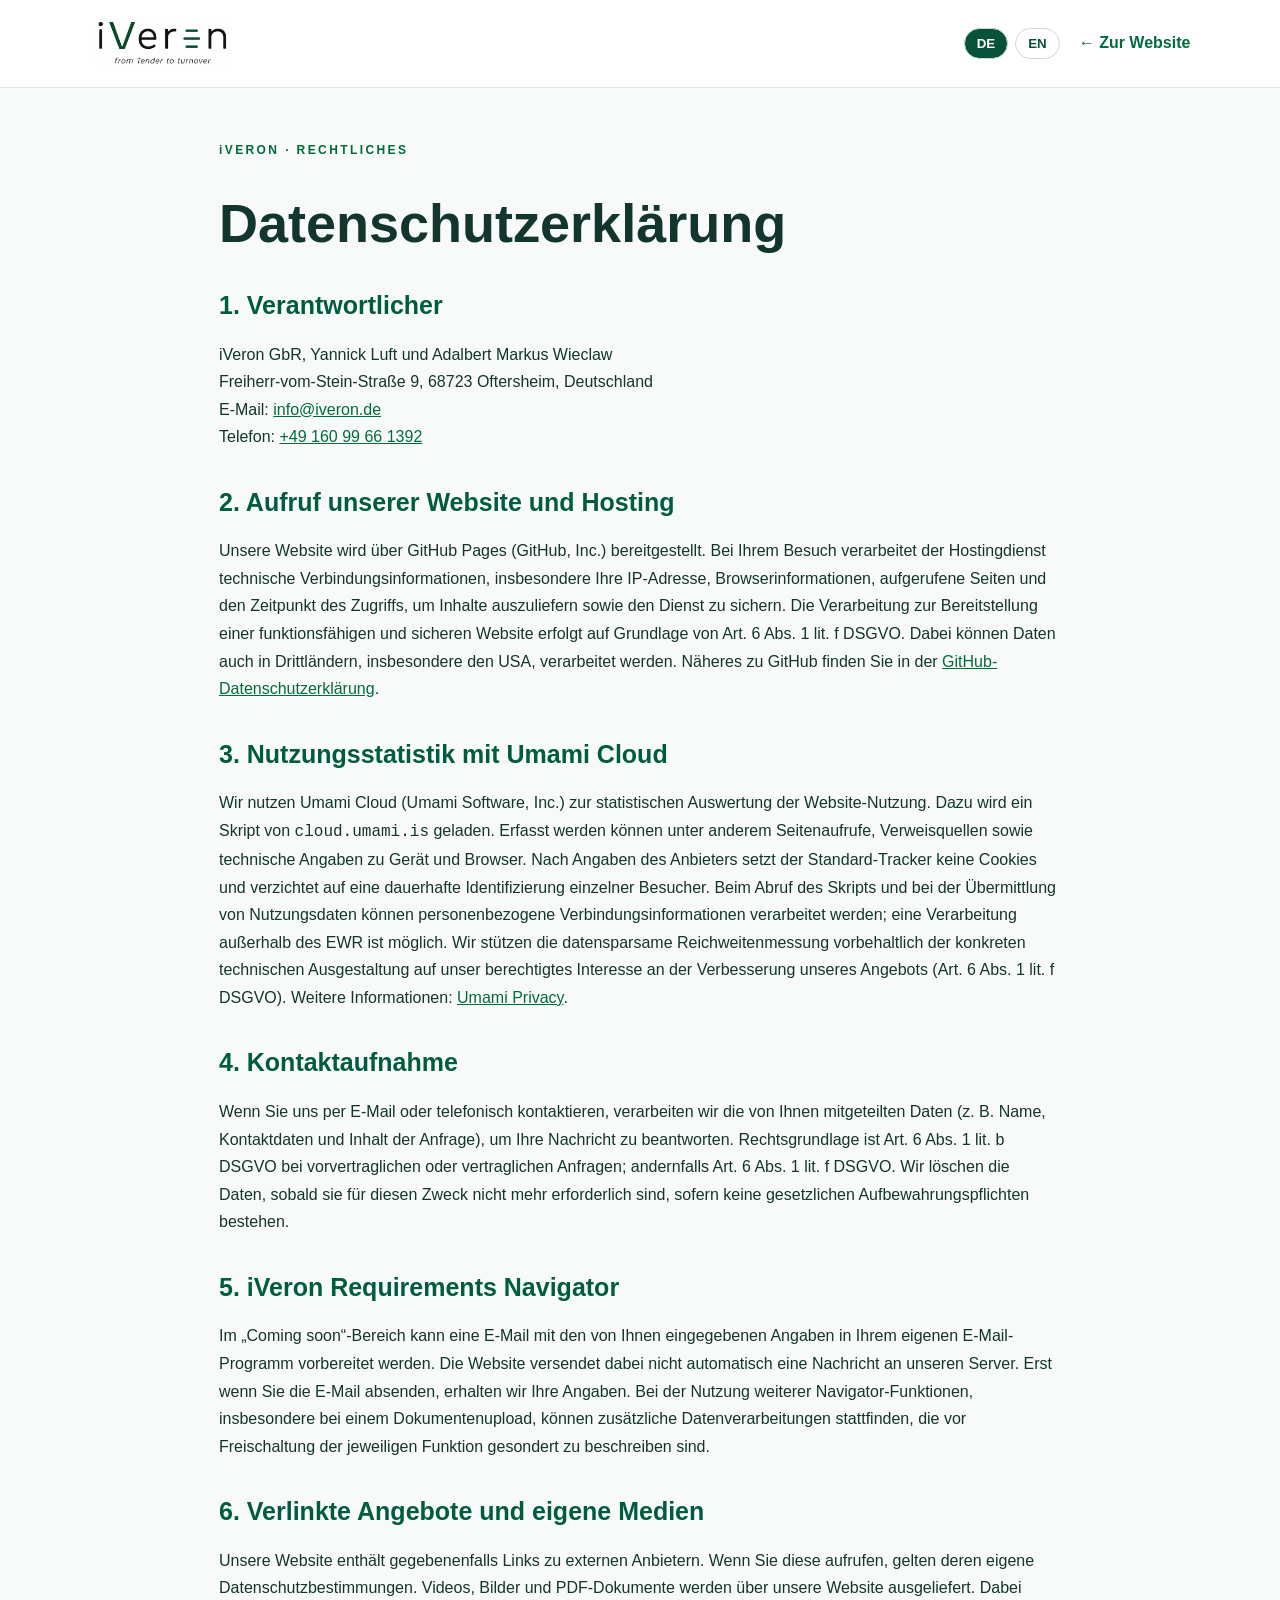
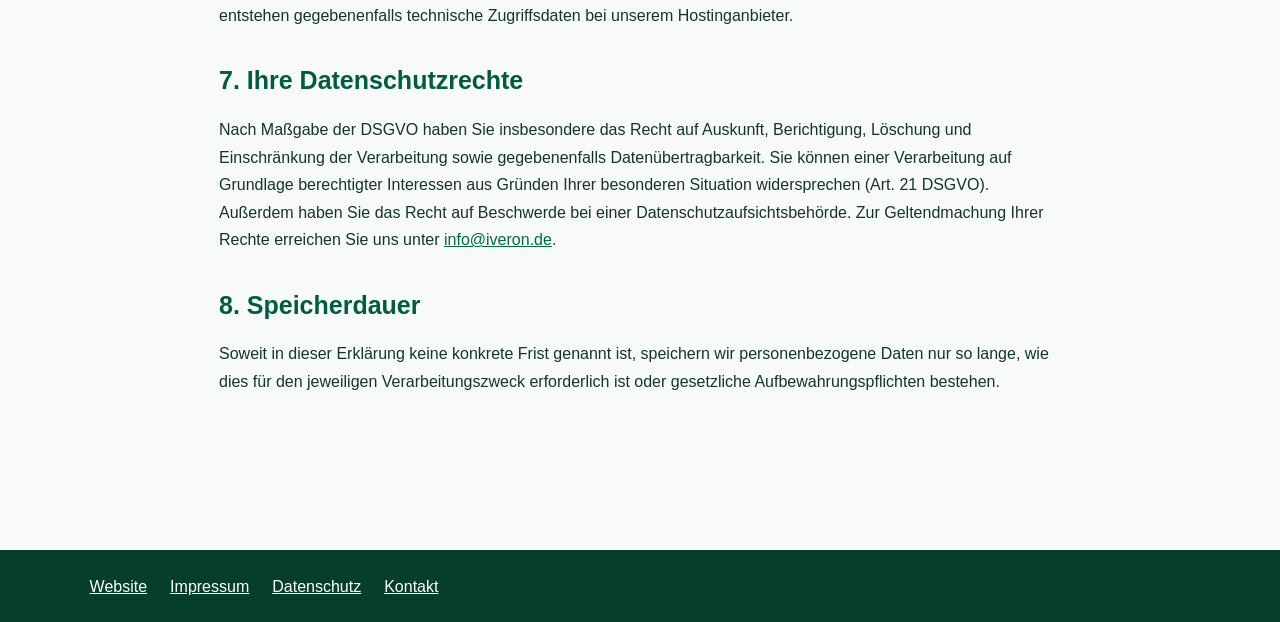
<file: datenschutz.html>
<!doctype html><html lang="de"><head><meta charset="utf-8"><meta name="viewport" content="width=device-width,initial-scale=1"><meta name="robots" content="index,follow"><title>Datenschutzerklärung | iVeron</title><style>*{box-sizing:border-box}body{margin:0;font-family:Arial,Helvetica,sans-serif;color:#12352d;background:#f8faf9}header{background:white;border-bottom:1px solid #e1e8e4;padding:18px max(20px,7vw);display:flex;align-items:center;justify-content:space-between;gap:15px;flex-wrap:wrap}.logo{display:block;width:142px;max-height:58px;object-fit:contain;object-position:left center}a{color:#006b3c}header a{text-decoration:none;font-weight:700}main{max-width:890px;margin:55px auto;padding:0 24px 75px}.kicker{letter-spacing:.2em;color:#006b3c;font-size:12px;font-weight:700}h1{font-size:clamp(34px,5vw,54px);line-height:1.13;overflow-wrap:anywhere}h2{font-size:clamp(21px,3vw,25px);margin-top:37px;color:#005c3e}p,li{font-size:16px;line-height:1.72}section{margin:25px 0}footer{padding:28px 7vw;background:#053f2c;color:white}footer a{color:white}footer nav{display:flex;gap:23px;flex-wrap:wrap}.lang{display:flex;gap:7px}.lang button{background:#fff;color:#07513b;border:1px solid #cbd9d0;padding:7px 12px;border-radius:16px;cursor:pointer;font-weight:700}.lang button.active{background:#07513b;color:#fff}header .tools{display:flex;gap:19px;align-items:center;flex-wrap:wrap}@media(max-width:600px){main{margin:34px auto}header{padding:15px 22px}.logo{width:116px}header .tools{gap:10px}h1{margin-top:20px}}</style></head><body><header><a href="index.html" aria-label="iVeron Home"><img class="logo" src="assets/iveron-logo-original.png" alt="iVeron"></a><div class="tools"><div class="lang" aria-label="Language"><button type="button" data-select="de">DE</button><button type="button" data-select="en">EN</button></div><a id="back" href="index.html">← Zur Website</a></div></header><main><div class="kicker" data-de="iVERON · RECHTLICHES" data-en="iVERON · LEGAL">iVERON · RECHTLICHES</div><h1 data-de="Datenschutzerklärung" data-en="Privacy policy">Datenschutzerklärung</h1><section data-only="de"><h2>1. Verantwortlicher</h2><p>iVeron GbR, Yannick Luft und Adalbert Markus Wieclaw<br>Freiherr-vom-Stein-Straße 9, 68723 Oftersheim, Deutschland<br>E-Mail: <a href="mailto:info@iveron.de">info@iveron.de</a><br>Telefon: <a href="tel:+4916099661392">+49 160 99 66 1392</a></p></section><section data-only="de"><h2>2. Aufruf unserer Website und Hosting</h2><p>Unsere Website wird über GitHub Pages (GitHub, Inc.) bereitgestellt. Bei Ihrem Besuch verarbeitet der Hostingdienst technische Verbindungsinformationen, insbesondere Ihre IP-Adresse, Browserinformationen, aufgerufene Seiten und den Zeitpunkt des Zugriffs, um Inhalte auszuliefern sowie den Dienst zu sichern. Die Verarbeitung zur Bereitstellung einer funktionsfähigen und sicheren Website erfolgt auf Grundlage von Art. 6 Abs. 1 lit. f DSGVO. Dabei können Daten auch in Drittländern, insbesondere den USA, verarbeitet werden. Näheres zu GitHub finden Sie in der <a href="https://docs.github.com/en/site-policy/privacy-policies/github-general-privacy-statement" target="_blank" rel="noopener noreferrer">GitHub-Datenschutzerklärung</a>.</p></section><section data-only="de"><h2>3. Nutzungsstatistik mit Umami Cloud</h2><p>Wir nutzen Umami Cloud (Umami Software, Inc.) zur statistischen Auswertung der Website-Nutzung. Dazu wird ein Skript von <code>cloud.umami.is</code> geladen. Erfasst werden können unter anderem Seitenaufrufe, Verweisquellen sowie technische Angaben zu Gerät und Browser. Nach Angaben des Anbieters setzt der Standard-Tracker keine Cookies und verzichtet auf eine dauerhafte Identifizierung einzelner Besucher. Beim Abruf des Skripts und bei der Übermittlung von Nutzungsdaten können personenbezogene Verbindungsinformationen verarbeitet werden; eine Verarbeitung außerhalb des EWR ist möglich. Wir stützen die datensparsame Reichweitenmessung vorbehaltlich der konkreten technischen Ausgestaltung auf unser berechtigtes Interesse an der Verbesserung unseres Angebots (Art. 6 Abs. 1 lit. f DSGVO). Weitere Informationen: <a href="https://umami.is/privacy" target="_blank" rel="noopener noreferrer">Umami Privacy</a>.</p></section><section data-only="de"><h2>4. Kontaktaufnahme</h2><p>Wenn Sie uns per E-Mail oder telefonisch kontaktieren, verarbeiten wir die von Ihnen mitgeteilten Daten (z. B. Name, Kontaktdaten und Inhalt der Anfrage), um Ihre Nachricht zu beantworten. Rechtsgrundlage ist Art. 6 Abs. 1 lit. b DSGVO bei vorvertraglichen oder vertraglichen Anfragen; andernfalls Art. 6 Abs. 1 lit. f DSGVO. Wir löschen die Daten, sobald sie für diesen Zweck nicht mehr erforderlich sind, sofern keine gesetzlichen Aufbewahrungspflichten bestehen.</p></section><section data-only="de"><h2>5. iVeron Requirements Navigator</h2><p>Im „Coming soon“-Bereich kann eine E-Mail mit den von Ihnen eingegebenen Angaben in Ihrem eigenen E-Mail-Programm vorbereitet werden. Die Website versendet dabei nicht automatisch eine Nachricht an unseren Server. Erst wenn Sie die E-Mail absenden, erhalten wir Ihre Angaben. Bei der Nutzung weiterer Navigator-Funktionen, insbesondere bei einem Dokumentenupload, können zusätzliche Datenverarbeitungen stattfinden, die vor Freischaltung der jeweiligen Funktion gesondert zu beschreiben sind.</p></section><section data-only="de"><h2>6. Verlinkte Angebote und eigene Medien</h2><p>Unsere Website enthält gegebenenfalls Links zu externen Anbietern. Wenn Sie diese aufrufen, gelten deren eigene Datenschutzbestimmungen. Videos, Bilder und PDF-Dokumente werden über unsere Website ausgeliefert. Dabei entstehen gegebenenfalls technische Zugriffsdaten bei unserem Hostinganbieter.</p></section><section data-only="de"><h2>7. Ihre Datenschutzrechte</h2><p>Nach Maßgabe der DSGVO haben Sie insbesondere das Recht auf Auskunft, Berichtigung, Löschung und Einschränkung der Verarbeitung sowie gegebenenfalls Datenübertragbarkeit. Sie können einer Verarbeitung auf Grundlage berechtigter Interessen aus Gründen Ihrer besonderen Situation widersprechen (Art. 21 DSGVO). Außerdem haben Sie das Recht auf Beschwerde bei einer Datenschutzaufsichtsbehörde. Zur Geltendmachung Ihrer Rechte erreichen Sie uns unter <a href="mailto:info@iveron.de">info@iveron.de</a>.</p></section><section data-only="de"><h2>8. Speicherdauer</h2><p>Soweit in dieser Erklärung keine konkrete Frist genannt ist, speichern wir personenbezogene Daten nur so lange, wie dies für den jeweiligen Verarbeitungszweck erforderlich ist oder gesetzliche Aufbewahrungspflichten bestehen.</p></section><section data-only="en"><h2>1. Controller</h2><p>iVeron GbR, Yannick Luft and Adalbert Markus Wieclaw<br>Freiherr-vom-Stein-Straße 9, 68723 Oftersheim, Germany<br>Email: <a href="mailto:info@iveron.de">info@iveron.de</a><br>Phone: <a href="tel:+4916099661392">+49 160 99 66 1392</a></p></section><section data-only="en"><h2>2. Access to our website and hosting</h2><p>Our website is hosted on GitHub Pages (GitHub, Inc.). When you visit the site, the hosting provider processes technical connection data, including your IP address, browser details, pages accessed and the time of access, in order to deliver content and protect the service. Processing necessary to provide a functioning and secure website is based on our legitimate interests pursuant to Article 6(1)(f) GDPR. Data may also be processed in third countries, particularly the United States. See the <a href="https://docs.github.com/en/site-policy/privacy-policies/github-general-privacy-statement" target="_blank" rel="noopener noreferrer">GitHub Privacy Statement</a>.</p></section><section data-only="en"><h2>3. Website analytics with Umami Cloud</h2><p>We use Umami Cloud (Umami Software, Inc.) to analyse website usage. A script is loaded from <code>cloud.umami.is</code>. Data collected may include page views, referrers and technical device and browser information. According to the provider, its standard tracking script does not use cookies or permanently identify individual visitors. Connection information may nonetheless be processed when the script is loaded or usage data are transmitted, potentially outside the EEA. Subject to the actual technical configuration, our legal basis for privacy-conscious analytics is our legitimate interest in improving our website (Article 6(1)(f) GDPR). More information: <a href="https://umami.is/privacy" target="_blank" rel="noopener noreferrer">Umami Privacy</a>.</p></section><section data-only="en"><h2>4. Contacting us</h2><p>If you contact us by email or telephone, we process the information you provide, such as your name, contact details and message, to respond. The legal basis is Article 6(1)(b) GDPR for contractual or pre-contractual enquiries and otherwise Article 6(1)(f) GDPR. Information is deleted when no longer necessary for the relevant purpose, unless statutory retention obligations apply.</p></section><section data-only="en"><h2>5. iVeron Requirements Navigator</h2><p>The “Coming soon” section may prepare an email containing information you have entered in your own email application. The website does not automatically send that message to our server. We receive your information only if you choose to send it. Further Navigator functionality, including any document upload, may involve additional processing and must be described separately before those features go live.</p></section><section data-only="en"><h2>6. External links and hosted media</h2><p>Our website may link to third-party websites. When you follow such links, the privacy policies of the respective providers apply. Videos, images and PDFs are served through our website, and technical access data may be processed by our hosting provider.</p></section><section data-only="en"><h2>7. Your rights</h2><p>Subject to the GDPR, you have rights of access, rectification, erasure, restriction of processing and, where applicable, data portability. You may object to processing based on legitimate interests for reasons relating to your particular situation (Article 21 GDPR). You also have the right to lodge a complaint with a data protection supervisory authority. Contact us at <a href="mailto:info@iveron.de">info@iveron.de</a>.</p></section><section data-only="en"><h2>8. Retention periods</h2><p>Unless a particular period is stated in this policy, we retain personal data only as long as necessary for the respective purpose or as required by statutory retention obligations.</p></section></main><footer><nav><a id="homefoot" href="index.html">Website</a><a id="imprintfoot" href="impressum.html">Impressum</a><a id="privacyfoot" href="datenschutz.html">Datenschutz</a><a href="mailto:info@iveron.de" id="contactfoot">Kontakt</a></nav></footer><script>(function(){const params=new URLSearchParams(location.search);let lang=params.get('lang')||sessionStorage.getItem('iveron-legal-lang')||'de';const texts={de:['← Zur Website','Website','Impressum','Datenschutz','Kontakt'],en:['← Back to website','Website','Legal notice','Privacy policy','Contact']};function setLang(l){lang=l==='en'?'en':'de';document.documentElement.lang=lang;document.title=(lang==='en'?'Privacy policy':'Datenschutzerklärung')+' | iVeron';document.querySelectorAll('[data-only]').forEach(el=>el.hidden=el.dataset.only!==lang);document.querySelectorAll('[data-de][data-en]').forEach(el=>el.textContent=el.dataset[lang]);document.querySelectorAll('[data-select]').forEach(el=>{el.classList.toggle('active',el.dataset.select===lang);el.setAttribute('aria-pressed',String(el.dataset.select===lang));});document.getElementById('back').textContent=texts[lang][0];['homefoot','imprintfoot','privacyfoot','contactfoot'].forEach((id,i)=>document.getElementById(id).textContent=texts[lang][i+1]);['imprintfoot','privacyfoot'].forEach(id=>{const link=document.getElementById(id);link.href=link.href.split('?')[0]+'?lang='+lang;});sessionStorage.setItem('iveron-legal-lang',lang);history.replaceState(null,'',location.pathname+'?lang='+lang);}document.querySelectorAll('[data-select]').forEach(el=>el.addEventListener('click',()=>setLang(el.dataset.select)));setLang(lang);})();</script></body></html>
</file>
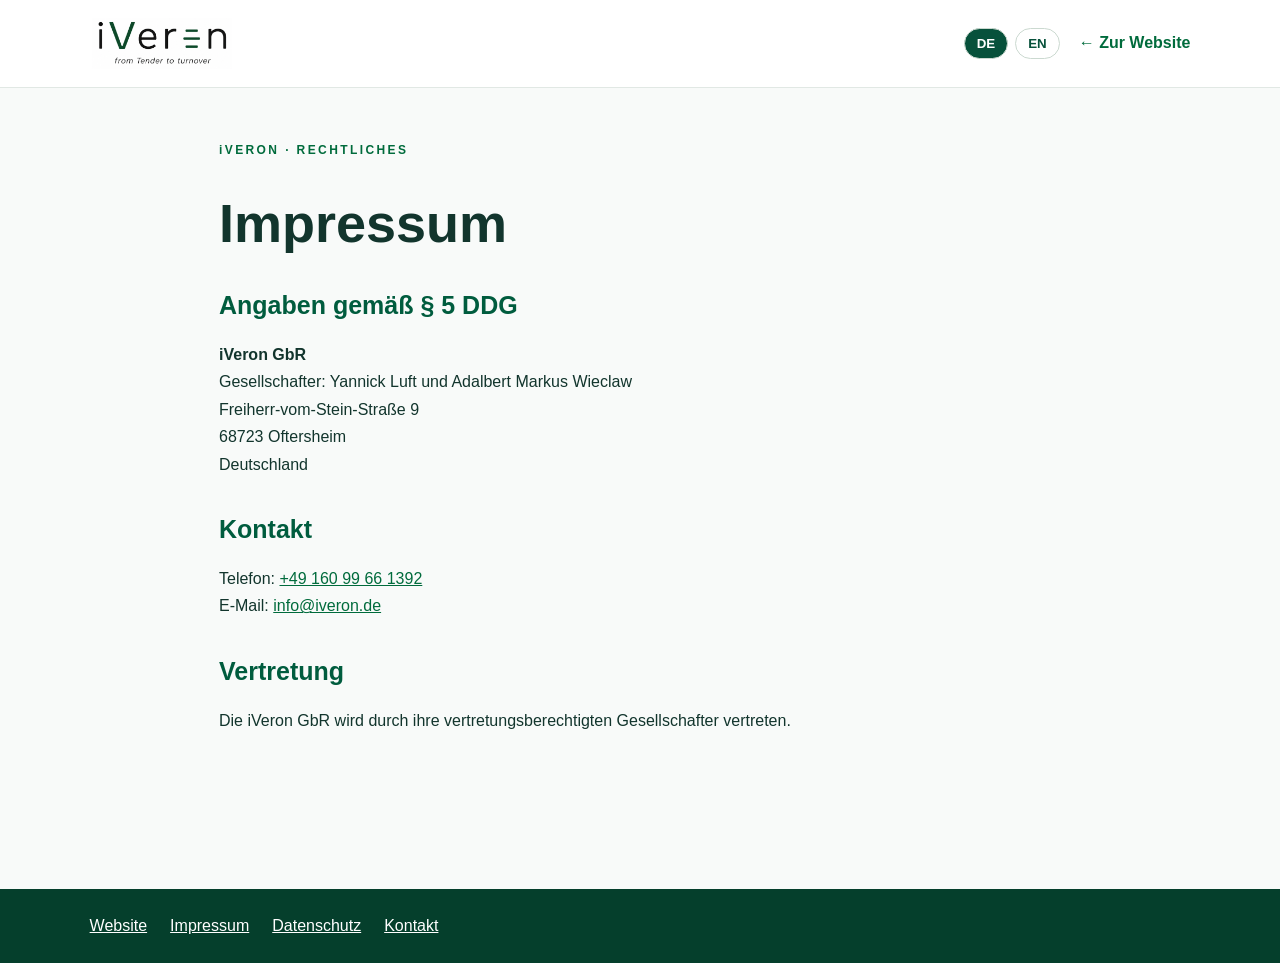
<file: impressum.html>
<!doctype html><html lang="de"><head><meta charset="utf-8"><meta name="viewport" content="width=device-width,initial-scale=1"><meta name="robots" content="index,follow"><title>Impressum | iVeron</title><style>*{box-sizing:border-box}body{margin:0;font-family:Arial,Helvetica,sans-serif;color:#12352d;background:#f8faf9}header{background:white;border-bottom:1px solid #e1e8e4;padding:18px max(20px,7vw);display:flex;align-items:center;justify-content:space-between;gap:15px;flex-wrap:wrap}.logo{display:block;width:142px;max-height:58px;object-fit:contain;object-position:left center}a{color:#006b3c}header a{text-decoration:none;font-weight:700}main{max-width:890px;margin:55px auto;padding:0 24px 75px}.kicker{letter-spacing:.2em;color:#006b3c;font-size:12px;font-weight:700}h1{font-size:clamp(34px,5vw,54px);line-height:1.13;overflow-wrap:anywhere}h2{font-size:clamp(21px,3vw,25px);margin-top:37px;color:#005c3e}p,li{font-size:16px;line-height:1.72}section{margin:25px 0}footer{padding:28px 7vw;background:#053f2c;color:white}footer a{color:white}footer nav{display:flex;gap:23px;flex-wrap:wrap}.lang{display:flex;gap:7px}.lang button{background:#fff;color:#07513b;border:1px solid #cbd9d0;padding:7px 12px;border-radius:16px;cursor:pointer;font-weight:700}.lang button.active{background:#07513b;color:#fff}header .tools{display:flex;gap:19px;align-items:center;flex-wrap:wrap}@media(max-width:600px){main{margin:34px auto}header{padding:15px 22px}.logo{width:116px}header .tools{gap:10px}h1{margin-top:20px}}</style></head><body><header><a href="index.html" aria-label="iVeron Home"><img class="logo" src="assets/iveron-logo-original.png" alt="iVeron"></a><div class="tools"><div class="lang" aria-label="Language"><button type="button" data-select="de">DE</button><button type="button" data-select="en">EN</button></div><a id="back" href="index.html">← Zur Website</a></div></header><main><div class="kicker" data-de="iVERON · RECHTLICHES" data-en="iVERON · LEGAL">iVERON · RECHTLICHES</div><h1 data-de="Impressum" data-en="Legal notice">Impressum</h1><section data-only="de"><h2>Angaben gemäß § 5 DDG</h2><p><strong>iVeron GbR</strong><br>Gesellschafter: Yannick Luft und Adalbert Markus Wieclaw<br>Freiherr-vom-Stein-Straße 9<br>68723 Oftersheim<br>Deutschland</p></section><section data-only="de"><h2>Kontakt</h2><p>Telefon: <a href="tel:+4916099661392">+49 160 99 66 1392</a><br>E-Mail: <a href="mailto:info@iveron.de">info@iveron.de</a></p></section><section data-only="de"><h2>Vertretung</h2><p>Die iVeron GbR wird durch ihre vertretungsberechtigten Gesellschafter vertreten.</p></section><section data-only="en"><h2>Information pursuant to Section 5 of the German Digital Services Act (DDG)</h2><p><strong>iVeron GbR</strong><br>Partners: Yannick Luft and Adalbert Markus Wieclaw<br>Freiherr-vom-Stein-Straße 9<br>68723 Oftersheim<br>Germany</p></section><section data-only="en"><h2>Contact</h2><p>Phone: <a href="tel:+4916099661392">+49 160 99 66 1392</a><br>Email: <a href="mailto:info@iveron.de">info@iveron.de</a></p></section><section data-only="en"><h2>Representation</h2><p>The iVeron GbR is represented by its partners who are authorised to represent the partnership.</p></section></main><footer><nav><a id="homefoot" href="index.html">Website</a><a id="imprintfoot" href="impressum.html">Impressum</a><a id="privacyfoot" href="datenschutz.html">Datenschutz</a><a href="mailto:info@iveron.de" id="contactfoot">Kontakt</a></nav></footer><script>(function(){const params=new URLSearchParams(location.search);let lang=params.get('lang')||sessionStorage.getItem('iveron-legal-lang')||'de';const texts={de:['← Zur Website','Website','Impressum','Datenschutz','Kontakt'],en:['← Back to website','Website','Legal notice','Privacy policy','Contact']};function setLang(l){lang=l==='en'?'en':'de';document.documentElement.lang=lang;document.title=(lang==='en'?'Legal notice':'Impressum')+' | iVeron';document.querySelectorAll('[data-only]').forEach(el=>el.hidden=el.dataset.only!==lang);document.querySelectorAll('[data-de][data-en]').forEach(el=>el.textContent=el.dataset[lang]);document.querySelectorAll('[data-select]').forEach(el=>{el.classList.toggle('active',el.dataset.select===lang);el.setAttribute('aria-pressed',String(el.dataset.select===lang));});document.getElementById('back').textContent=texts[lang][0];['homefoot','imprintfoot','privacyfoot','contactfoot'].forEach((id,i)=>document.getElementById(id).textContent=texts[lang][i+1]);['imprintfoot','privacyfoot'].forEach(id=>{const link=document.getElementById(id);link.href=link.href.split('?')[0]+'?lang='+lang;});sessionStorage.setItem('iveron-legal-lang',lang);history.replaceState(null,'',location.pathname+'?lang='+lang);}document.querySelectorAll('[data-select]').forEach(el=>el.addEventListener('click',()=>setLang(el.dataset.select)));setLang(lang);})();</script></body></html>
</file>
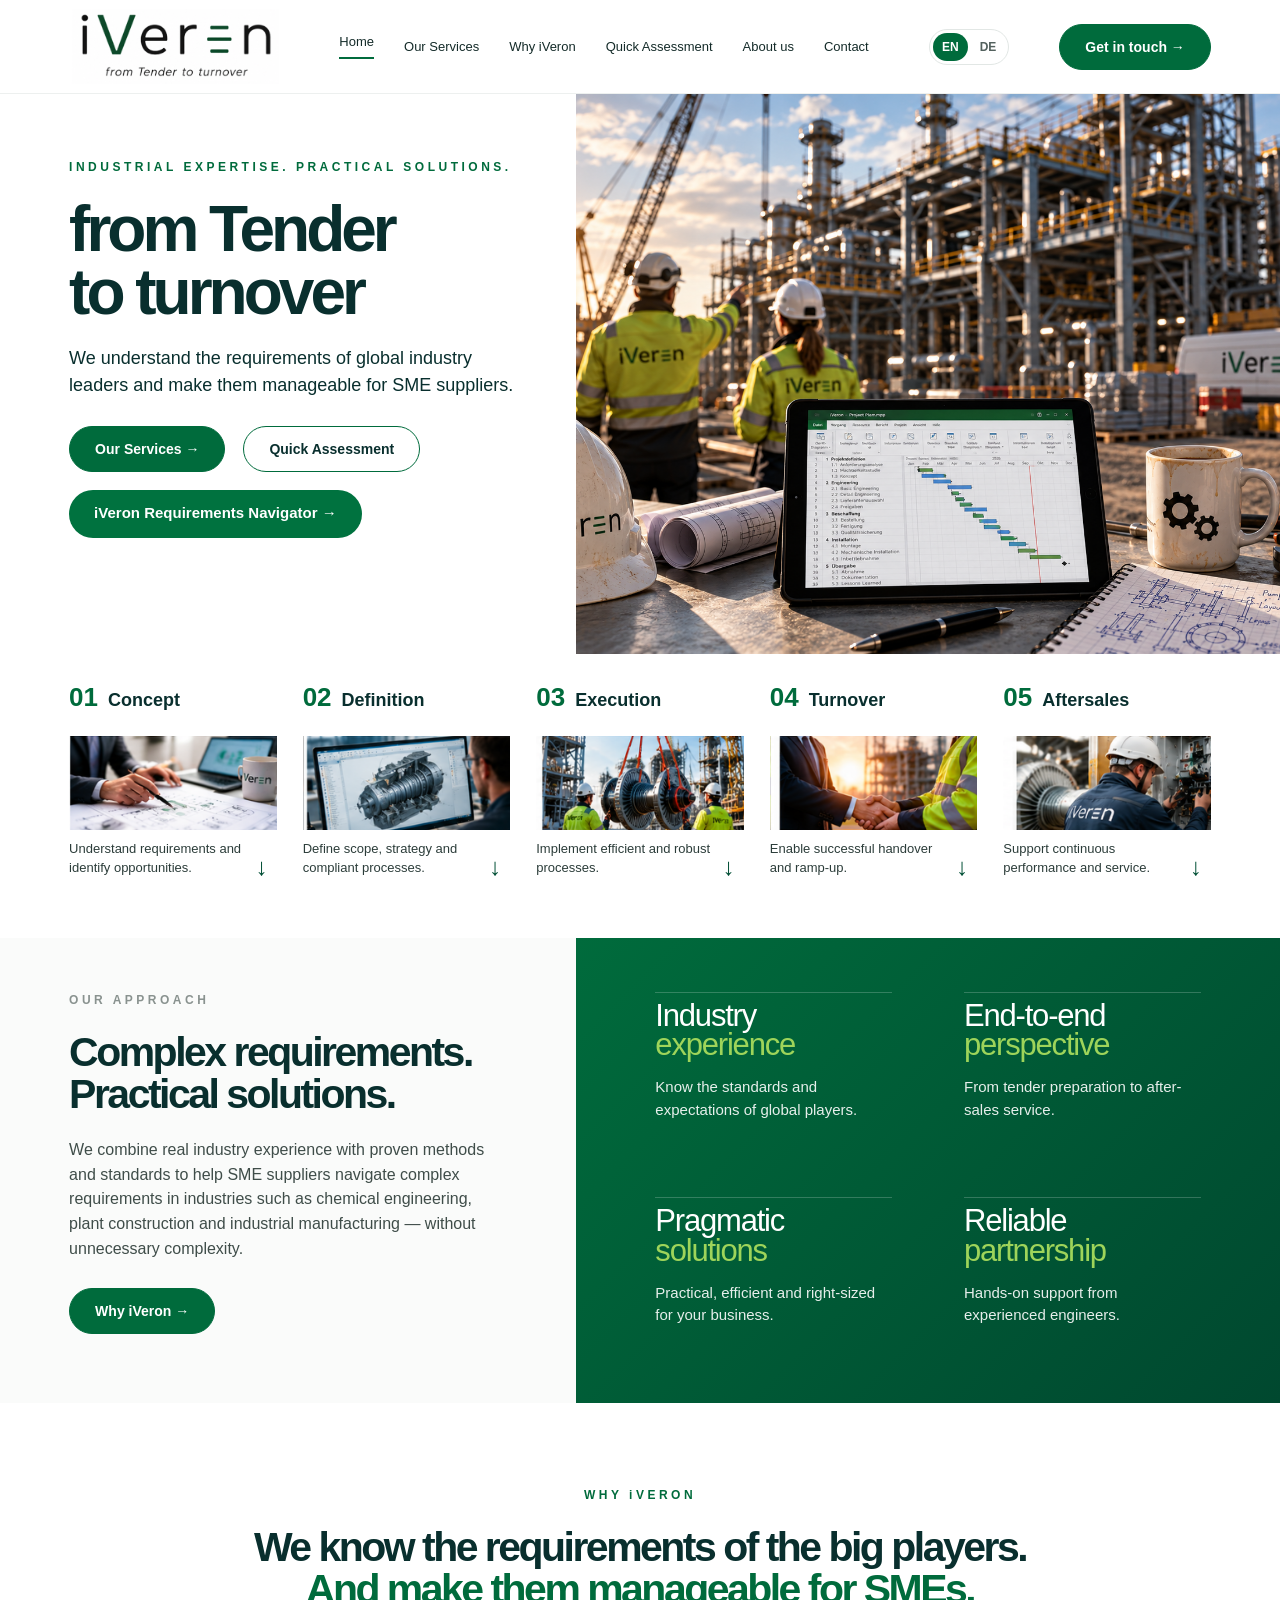
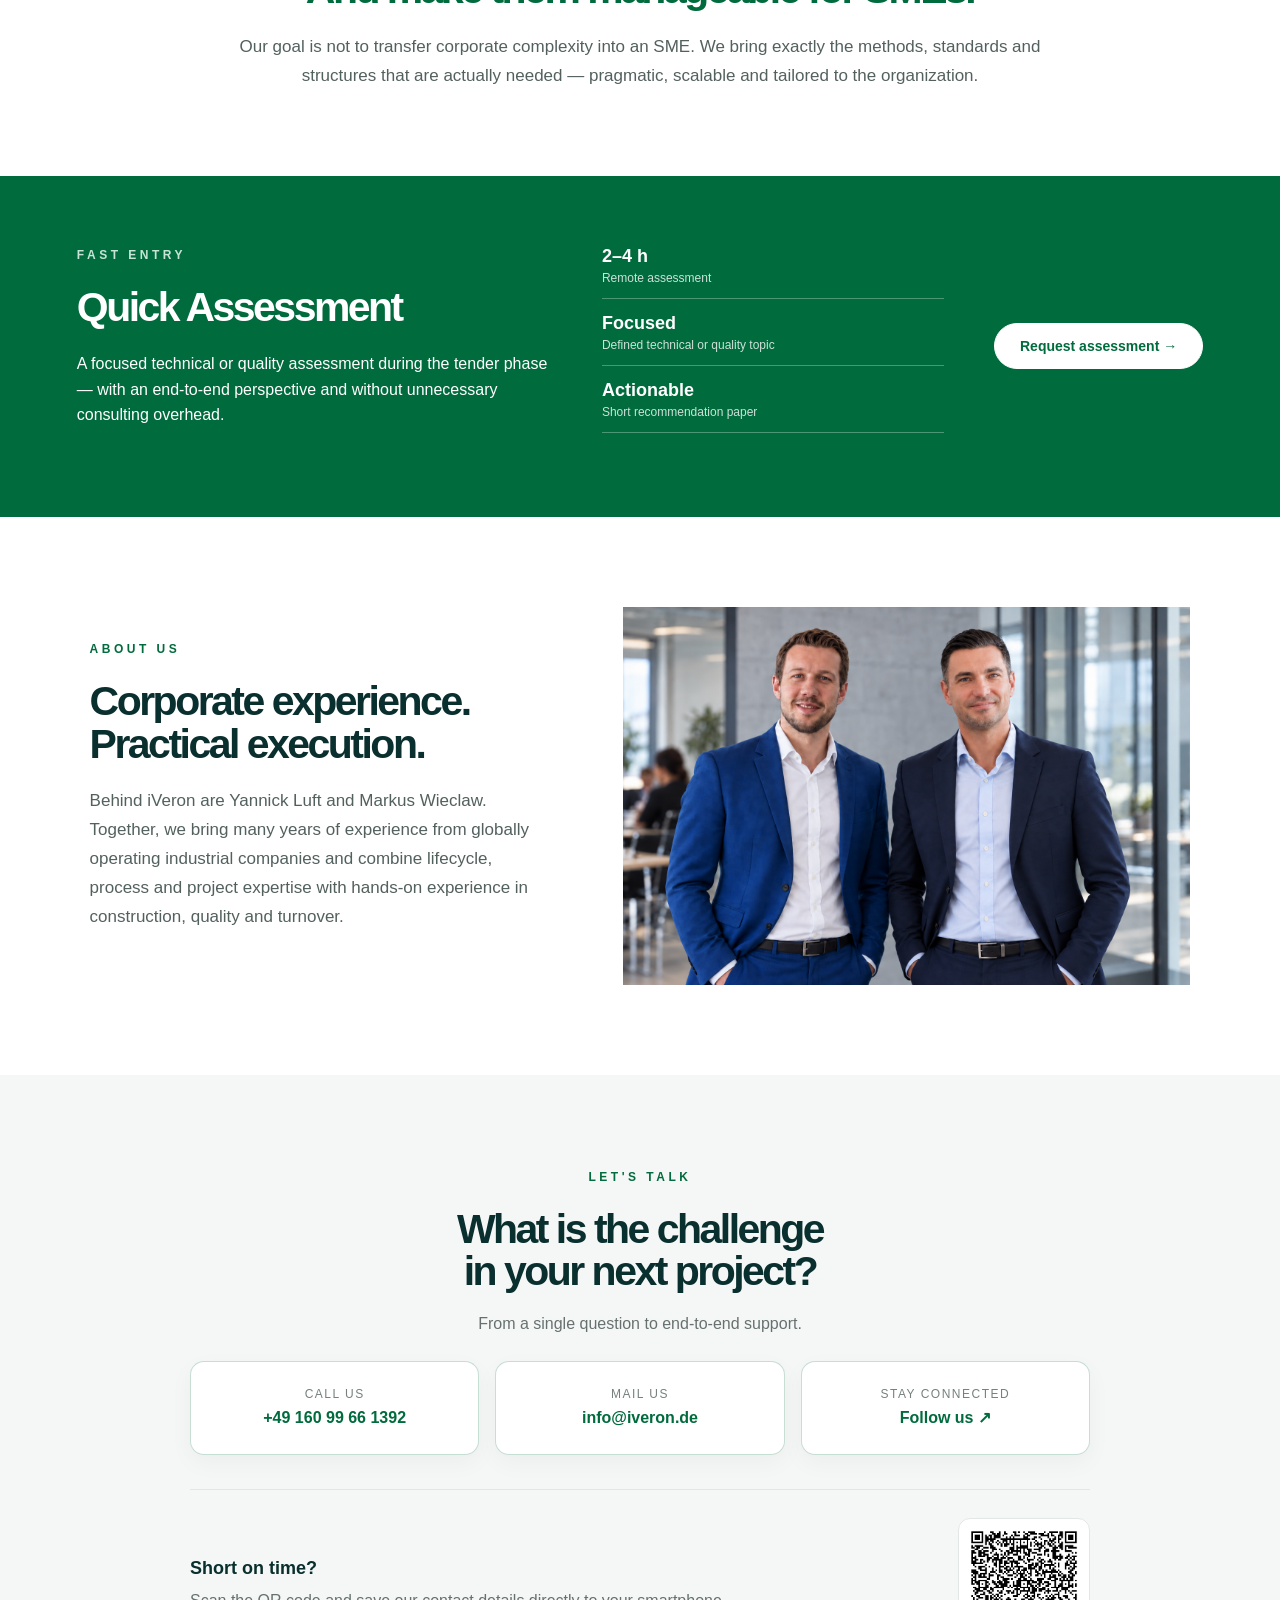
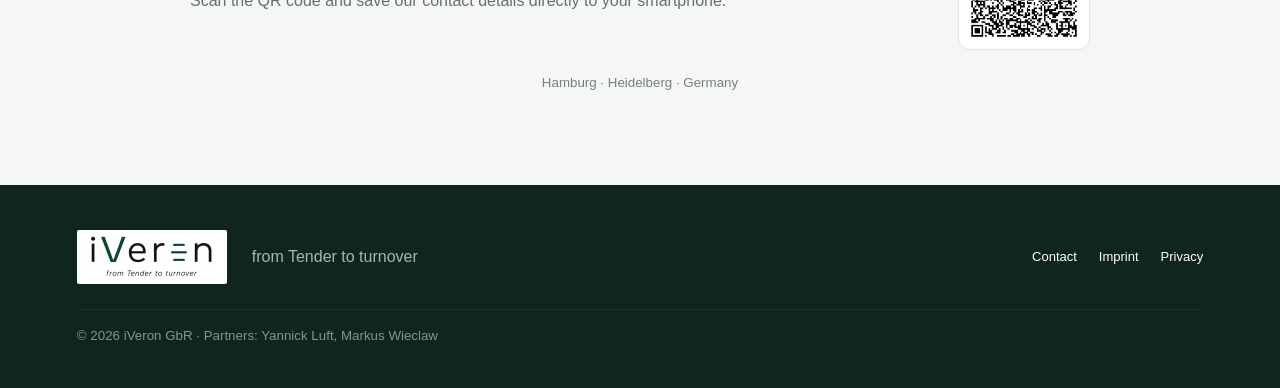
<file: index.htlm.html>
<!DOCTYPE html>
<html lang="en"><head><meta charset="utf-8"/><meta content="width=device-width,initial-scale=1" name="viewport"/><meta content="#006b3c" name="theme-color"/><title>iVeron | from Tender to turnover</title><meta content="iVeron helps industrial SMEs understand and manage the complex requirements of global industry leaders — from Tender to turnover." name="description"/><link href="style.css" rel="stylesheet"/>
<style id="navigator-trial-style">
.navigator-trial-cta{margin-top:16px;max-width:430px}
.navigator-trial-btn{display:inline-flex;align-items:center;justify-content:center;background:#00723f;color:#fff!important;text-decoration:none;font-weight:700;border-radius:999px;padding:15px 25px;font-size:15px}
.navigator-trial-copy{font-size:13px;line-height:1.45;color:#65706c;margin:10px 2px 0;max-width:420px}
.navigator-modal{display:none;position:fixed;inset:0;z-index:99999;align-items:center;justify-content:center;padding:20px}
.navigator-modal:target{display:flex}.navigator-modal-backdrop{position:absolute;inset:0;background:rgba(3,32,25,.64)}
.navigator-modal-card{position:relative;width:min(620px,94vw);background:#fff;padding:34px;border-radius:4px;box-shadow:0 24px 70px rgba(0,0,0,.24)}
.navigator-modal-close{position:absolute;right:20px;top:13px;font-size:30px;color:#00723f;text-decoration:none}
.navigator-modal-kicker{font-size:11px;letter-spacing:.22em;color:#00723f;font-weight:800}.navigator-modal-card h2{font-size:34px;margin:10px 0 8px;color:#10382f}
.navigator-modal-card>p{font-size:14px;line-height:1.5;color:#65706c;margin:0 0 22px}.navigator-form-grid{display:grid;grid-template-columns:1fr 1fr;gap:14px}
.navigator-form-grid label{font-size:11px;font-weight:700;color:#10382f}.navigator-form-grid label.wide{grid-column:1/-1}
.navigator-form-grid input{display:block;width:100%;box-sizing:border-box;border:1px solid #cdd9d5;padding:12px 13px;margin-top:6px;font:inherit}
.navigator-consent{display:flex;gap:9px;align-items:flex-start;font-size:11px;line-height:1.4;margin:16px 0;color:#65706c}
.navigator-submit{width:100%;border:0;background:#00723f;color:#fff;padding:15px 20px;border-radius:999px;font-weight:800;cursor:pointer}
.navigator-form-note{text-align:center;font-size:11px;color:#7a8581;margin-top:9px}
@media(max-width:650px){.navigator-form-grid{grid-template-columns:1fr}.navigator-form-grid label.wide{grid-column:auto}.navigator-modal-card{padding:28px 20px}.navigator-modal-card h2{font-size:28px}}
</style>

<style id="navigator-trial-position-fix">
.navigator-trial-cta{display:block!important;position:static!important;float:none!important;clear:both!important;margin:18px 0 0!important;max-width:470px!important;width:auto!important;transform:none!important}
.navigator-trial-btn{display:inline-flex!important;position:static!important;width:auto!important;min-height:48px!important;padding:0 25px!important;background:#00723f!important;color:#fff!important;border-radius:999px!important;align-items:center!important;justify-content:center!important;font-size:15px!important;font-weight:700!important;line-height:1.1!important;white-space:nowrap!important}
.navigator-trial-copy{display:block!important;position:static!important;margin:11px 2px 0!important;max-width:455px!important;font-size:13px!important;line-height:1.48!important;color:#5f6d68!important}
@media(max-width:700px){.navigator-trial-cta{margin-top:15px!important}.navigator-trial-btn{font-size:13px!important;padding:0 20px!important}.navigator-trial-copy{font-size:12px!important}}
</style>
<style id="navigator-trial-v3-fix">
.hero-copy .navigator-trial-cta{display:block!important;position:static!important;float:none!important;margin:18px 0 0!important;max-width:470px!important}
.hero-copy .navigator-trial-btn{display:inline-flex!important;position:static!important;min-height:48px!important;padding:0 25px!important;background:#00723f!important;color:#fff!important;border-radius:999px!important;align-items:center!important;text-decoration:none!important;font-size:15px!important;font-weight:700!important;white-space:nowrap!important}
.hero-copy .navigator-trial-copy{display:block!important;position:static!important;margin:10px 2px 0!important;max-width:455px!important;font-size:13px!important;line-height:1.45!important;color:#5f6d68!important}
.topbar .navigator-trial-cta{display:none!important}
@media(max-width:700px){.hero-copy .navigator-trial-btn{font-size:13px!important;padding:0 19px!important}.hero-copy .navigator-trial-copy{font-size:12px!important}}
</style></head><body>
<header class="topbar"><a aria-label="iVeron home" class="brand-logo" href="#top"><img alt="iVeron – from Tender to turnover" src="assets/iveron-logo-original.png"/></a><button aria-label="Open menu" class="menu">☰</button><nav><a data-de="Start" data-en="Home" href="#top">Home</a><a data-de="Unsere Leistungen" data-en="Our Services" href="#model">Our Services</a><a data-de="Warum iVeron" data-en="Why iVeron" href="#why">Why iVeron</a><a href="#assessment">Quick Assessment</a><a data-de="Über uns" data-en="About us" href="#about">About us</a><a data-de="Kontakt" data-en="Contact" href="#contact">Contact</a></nav><div aria-label="Language selection" class="lang-switch"><button class="active" data-lang="en" type="button">EN</button><button class="" data-lang="de" type="button">DE</button></div><a class="pill topcta" data-de="Kontakt →" data-en="Get in touch →" href="mailto:info@iveron.de">Get in touch  →</a></header>
<main id="top">
<section class="hero"><div class="hero-copy"><p class="eyebrow" data-de="INDUSTRIEERFAHRUNG. PRAGMATISCHE LÖSUNGEN." data-en="INDUSTRIAL EXPERTISE. PRACTICAL SOLUTIONS.">INDUSTRIAL EXPERTISE. PRACTICAL SOLUTIONS.</p><h1 data-de-html="from Tender&lt;br/&gt;to turnover" data-en-html="from Tender&lt;br/&gt;to turnover">from Tender<br/>to turnover</h1><p class="lead" data-de="Wir verstehen die Anforderungen globaler Industrieunternehmen und machen sie für mittelständische Unternehmen beherrschbar." data-en="We understand the requirements of global industry leaders and make them manageable for SME suppliers.">We understand the requirements of global industry leaders and make them manageable for SME suppliers.</p><div class="buttons"><a class="pill" data-de="Unsere Leistungen →" data-en="Our Services →" href="#model">Our Services  →</a><a class="pill outline" href="#assessment">Quick Assessment</a></div><div class="navigator-trial-cta">
<a class="navigator-trial-btn" href="#navigator-trial" data-de="iVeron Requirements Navigator →" data-en="iVeron Requirements Navigator →">iVeron Requirements Navigator →</a>
</div></div><div aria-label="Industrial construction project" class="hero-photo" role="img"></div></section>
<section class="phase-model" id="model">
<div class="phases">
<article data-phase="concept"><div class="phase-head"><span>01</span><h3 data-de="Konzept" data-en="Concept">Concept</h3></div><div class="thumb concept"></div><p data-de="Anforderungen verstehen und Chancen erkennen." data-en="Understand requirements and identify opportunities.">Understand requirements and identify opportunities.</p><button class="phase-toggle" type="button" aria-expanded="false" aria-controls="phase-concept" aria-label="Open Concept details">↓</button></article>
<article data-phase="definition"><div class="phase-head"><span>02</span><h3 data-de="Definition" data-en="Definition">Definition</h3></div><div class="thumb definition"></div><p data-de="Umfang, Strategie und regelkonforme Prozesse definieren." data-en="Define scope, strategy and compliant processes.">Define scope, strategy and compliant processes.</p><button class="phase-toggle" type="button" aria-expanded="false" aria-controls="phase-definition" aria-label="Open Definition details">↓</button></article>
<article data-phase="execution"><div class="phase-head"><span>03</span><h3 data-de="Umsetzung" data-en="Execution">Execution</h3></div><div class="thumb execution"></div><p data-de="Effiziente und robuste Prozesse umsetzen." data-en="Implement efficient and robust processes.">Implement efficient and robust processes.</p><button class="phase-toggle" type="button" aria-expanded="false" aria-controls="phase-execution" aria-label="Open Execution details">↓</button></article>
<article data-phase="turnover"><div class="phase-head"><span>04</span><h3 data-de="Übergabe" data-en="Turnover">Turnover</h3></div><div class="thumb turnover"></div><p data-de="Erfolgreiche Übergabe und Hochlauf ermöglichen." data-en="Enable successful handover and ramp-up.">Enable successful handover and ramp-up.</p><button class="phase-toggle" type="button" aria-expanded="false" aria-controls="phase-turnover" aria-label="Open Turnover details">↓</button></article>
<article data-phase="aftersales"><div class="phase-head"><span>05</span><h3 data-de="Aftersales" data-en="Aftersales">Aftersales</h3></div><div class="thumb aftersales"></div><p data-de="Kontinuierliche Leistung und Service unterstützen." data-en="Support continuous performance and service.">Support continuous performance and service.</p><button class="phase-toggle" type="button" aria-expanded="false" aria-controls="phase-aftersales" aria-label="Open Aftersales details">↓</button></article>
</div>
<div class="phase-details">
<section class="phase-detail" id="phase-concept" data-detail="concept"><h4><strong data-de="Ziel:" data-en="Goal:">Goal:</strong> <span data-de="Schnelle fachliche Einschätzung und Empfehlung während der Ausschreibung, um Kosten der Leistung minimal zu halten sowie eine E2E-Betrachtung zu analysieren." data-en="Rapid technical assessment and recommendation during the tender phase to keep service costs to a minimum while providing an end-to-end perspective.">Rapid technical assessment and recommendation during the tender phase to keep service costs to a minimum while providing an end-to-end perspective.</span></h4><h5 data-de="Umfang:" data-en="Scope:">Scope:</h5><ul><li data-de="Remote-Analyse eines abgegrenzten technischen oder qualitativen Themas" data-en="Remote analysis of a defined technical or quality-related topic">Remote analysis of a defined technical or quality-related topic</li><li data-de="Durchsicht ausgewählter Unterlagen (z. B. Spezifikation, Lieferantendokumentation, Prüfplan, etc.)" data-en="Review of selected documents (e.g. specification, supplier documentation, inspection plan, etc.)">Review of selected documents (e.g. specification, supplier documentation, inspection plan, etc.)</li><li data-de="Kurzberatung inkl. Handlungsempfehlungen" data-en="Short consultation including recommended actions">Short consultation including recommended actions</li></ul></section>
<section class="phase-detail" id="phase-definition" data-detail="definition"><h4><strong data-de="Ziel:" data-en="Goal:">Goal:</strong> <span data-de="Strukturierte Bewertung und belastbare Entscheidungsgrundlage. Handlungsplan sowie eine Übersicht der zu liefernden Unterlagen und Leistungen." data-en="Structured assessment and a reliable basis for decision-making. Action plan and an overview of the required documents and deliverables.">Structured assessment and a reliable basis for decision-making. Action plan and an overview of the required documents and deliverables.</span></h4><h5 data-de="Umfang:" data-en="Scope:">Scope:</h5><ul><li data-de="Technische / qualitative Analyse eines Projekts, Lieferanten oder Arbeitspakets" data-en="Technical / quality analysis of a project, supplier or work package">Technical / quality analysis of a project, supplier or work package</li><li data-de="Identifikation von Risiken, Abweichungen und Optimierungspotenzialen" data-en="Identification of risks, deviations and optimization potential">Identification of risks, deviations and optimization potential</li><li data-de="Erstellung eines priorisierten Maßnahmenplans z. B. Inspection Test Plan, Liste aller Dokumente, etc." data-en="Creation of a prioritized action plan, e.g. Inspection Test Plan, list of all documents, etc.">Creation of a prioritized action plan, e.g. Inspection Test Plan, list of all documents, etc.</li><li data-de="Abschlussbesprechung" data-en="Final review meeting">Final review meeting</li></ul></section>
<section class="phase-detail" id="phase-execution" data-detail="execution"><h4><strong data-de="Ziel:" data-en="Goal:">Goal:</strong> <span data-de="Laufende operative Unterstützung in Projekten" data-en="Ongoing operational support in projects">Ongoing operational support in projects</span></h4><h5 data-de="Umfang:" data-en="Scope:">Scope:</h5><ul><li data-de="QA/QC-Unterstützung, Engineering-nahe Beratung oder PMO-nahe Aufgaben" data-en="QA/QC support, engineering-related consulting or PMO-related tasks">QA/QC support, engineering-related consulting or PMO-related tasks</li><li data-de="Steuerung von Maßnahmen, Reviews, Abstimmungen" data-en="Management of actions, reviews and coordination">Management of actions, reviews and coordination</li><li data-de="Regelmäßiges Reporting und Dokumentation" data-en="Regular reporting and documentation">Regular reporting and documentation</li><li data-de="Flexible Anpassung an Projektänderungen/-leistung und Bedarf" data-en="Flexible adaptation to project changes, scope and demand">Flexible adaptation to project changes, scope and demand</li></ul></section>
<section class="phase-detail" id="phase-turnover" data-detail="turnover"><h4><strong data-de="Ziel:" data-en="Goal:">Goal:</strong> <span data-de="Strukturierte und vollständige Prüfung der technischen Dokumentation" data-en="Structured and complete review of technical documentation">Structured and complete review of technical documentation</span></h4><h5 data-de="Umfang:" data-en="Scope:">Scope:</h5><ul><li data-de="Review und Zusammenstellung von Lieferanten- und Projektdokumenten" data-en="Review and compilation of supplier and project documentation">Review and compilation of supplier and project documentation</li><li data-de="Definition von Dokumentationsstrukturen" data-en="Definition of documentation structures">Definition of documentation structures</li><li data-de="Unterstützung bei Turnover- / Abschlussdokumentationen" data-en="Support with turnover / final documentation">Support with turnover / final documentation</li><li data-de="Abstimmung mit Kunden, Lieferanten und Projektteam" data-en="Coordination with customers, suppliers and the project team">Coordination with customers, suppliers and the project team</li></ul></section>
<section class="phase-detail" id="phase-aftersales" data-detail="aftersales"><h4><strong data-de="Ziel:" data-en="Goal:">Goal:</strong> <span data-de="Handlungsempfehlung zum Umbau und Modifikation von Bestandsanlagen nach Fertigstellung" data-en="Recommendations for modifications and upgrades to existing installations after completion">Recommendations for modifications and upgrades to existing installations after completion</span></h4><h5 data-de="Umfang:" data-en="Scope:">Scope:</h5><ul><li data-de="Nacharbeiten nach Projektabschluss" data-en="Follow-up work after project completion">Follow-up work after project completion</li><li data-de="Kostenoptimierungen" data-en="Cost optimization">Cost optimization</li><li data-de="Qualitätsrelevante Themen z. B. NC, 8D, DFMEA, DRA, etc." data-en="Quality-related topics, e.g. NC, 8D, DFMEA, DRA, etc.">Quality-related topics, e.g. NC, 8D, DFMEA, DRA, etc.</li></ul></section>
</div>
</section>
<section class="approach" id="approach"><div class="approach-copy"><p class="eyebrow muted" data-de="UNSER ANSATZ" data-en="OUR APPROACH">OUR APPROACH</p><h2 data-de-html="Komplexe Anforderungen.&lt;br/&gt;Praktische Lösungen." data-en-html="Complex requirements.&lt;br/&gt;Practical solutions.">Complex requirements.<br/>Practical solutions.</h2><p data-de="Wir verbinden echte Industrieerfahrung mit bewährten Methoden und Standards und helfen mittelständischen Unternehmen, komplexe Anforderungen in Branchen wie Chemieanlagenbau, Anlagenbau und industrieller Fertigung zu beherrschen – ohne unnötige Komplexität." data-en="We combine real industry experience with proven methods and standards to help SME suppliers navigate complex requirements in industries such as chemical engineering, plant construction and industrial manufacturing — without unnecessary complexity.">We combine real industry experience with proven methods and standards to help SME suppliers navigate complex requirements in industries such as chemical engineering, plant construction and industrial manufacturing — without unnecessary complexity.</p><a class="pill" data-de="Warum iVeron →" data-en="Why iVeron →" href="#why">Why iVeron  →</a></div><div class="benefits" id="why"><div><section><h4 data-de-html="&lt;span&gt;Industrie&lt;/span&gt;&lt;strong&gt;Erfahrung&lt;/strong&gt;" data-en-html="&lt;span&gt;Industry&lt;/span&gt;&lt;strong&gt;experience&lt;/strong&gt;"><span>Industry</span><strong>experience</strong></h4><p data-de-html="Standards und Erwartungen globaler Unternehmen kennen." data-en-html="Know the standards and expectations of global players.">Know the standards and expectations of global players.</p></section></div><div><section><h4 data-de-html="&lt;span&gt;End-to-End&lt;/span&gt;&lt;strong&gt;Perspektive&lt;/strong&gt;" data-en-html="&lt;span&gt;End-to-end&lt;/span&gt;&lt;strong&gt;perspective&lt;/strong&gt;"><span>End-to-end</span><strong>perspective</strong></h4><p data-de-html="Von der Ausschreibungsvorbereitung bis zum Aftersales-Service." data-en-html="From tender preparation to after-sales service.">From tender preparation to after-sales service.</p></section></div><div><section><h4 data-de-html="&lt;span&gt;Pragmatische&lt;/span&gt;&lt;strong&gt;Lösungen&lt;/strong&gt;" data-en-html="&lt;span&gt;Pragmatic&lt;/span&gt;&lt;strong&gt;solutions&lt;/strong&gt;"><span>Pragmatic</span><strong>solutions</strong></h4><p data-de-html="Praktisch, effizient und passend für Ihr Unternehmen." data-en-html="Practical, efficient and right-sized for your business.">Practical, efficient and right-sized for your business.</p></section></div><div><section><h4 data-de-html="&lt;span&gt;Verlässliche&lt;/span&gt;&lt;strong&gt;Partnerschaft&lt;/strong&gt;" data-en-html="&lt;span&gt;Reliable&lt;/span&gt;&lt;strong&gt;partnership&lt;/strong&gt;"><span>Reliable</span><strong>partnership</strong></h4><p data-de-html="Praxisnahe Unterstützung durch erfahrene Ingenieure." data-en-html="Hands-on support from experienced engineers.">Hands-on support from experienced engineers.</p></section></div></div></section>
<section class="statement"><p class="eyebrow" data-de="WARUM iVERON" data-en="WHY iVERON">WHY iVERON</p><h2 data-de-html="Wir kennen die Anforderungen der Großen.&lt;br/&gt;&lt;em&gt;Und machen sie für mittelständische Unternehmen beherrschbar.&lt;/em&gt;" data-en-html="We know the requirements of the big players.&lt;br/&gt;&lt;em&gt;And make them manageable for SMEs.&lt;/em&gt;">We know the requirements of the big players.<br/><em>And make them manageable for SMEs.</em></h2><p data-de="Unser Ziel ist nicht, die Komplexität eines Großkonzerns in ein mittelständisches Unternehmen zu übertragen. Wir bringen genau die Methoden, Standards und Strukturen ein, die tatsächlich benötigt werden – pragmatisch, skalierbar und passend zur Organisation." data-en="Our goal is not to transfer corporate complexity into an SME. We bring exactly the methods, standards and structures that are actually needed — pragmatic, scalable and tailored to the organization.">Our goal is not to transfer corporate complexity into an SME. We bring exactly the methods, standards and structures that are actually needed — pragmatic, scalable and tailored to the organization.</p></section>
<section class="assessment" id="assessment"><div><p class="eyebrow light" data-de="SCHNELLER EINSTIEG" data-en="FAST ENTRY">FAST ENTRY</p><h2>Quick Assessment</h2><p data-de="Eine fokussierte technische oder qualitätsbezogene Bewertung in der Ausschreibungsphase – mit End-to-End-Perspektive und ohne unnötigen Beratungsaufwand." data-en="A focused technical or quality assessment during the tender phase — with an end-to-end perspective and without unnecessary consulting overhead.">A focused technical or quality assessment during the tender phase — with an end-to-end perspective and without unnecessary consulting overhead.</p></div><div class="assessment-facts"><p><b>2–4 h</b><span data-de="Remote-Bewertung" data-en="Remote assessment">Remote assessment</span></p><p><b data-de="Fokussiert" data-en="Focused">Focused</b><span data-de="Definiertes technisches oder qualitätsbezogenes Thema" data-en="Defined technical or quality topic">Defined technical or quality topic</span></p><p><b data-de="Umsetzbar" data-en="Actionable">Actionable</b><span data-de="Kurzes Empfehlungspapier" data-en="Short recommendation paper">Short recommendation paper</span></p></div><a class="pill white" data-de="Assessment anfragen →" data-en="Request assessment →" href="mailto:info@iveron.de?subject=iVeron%20Quick%20Assessment">Request assessment →</a></section>
<section class="about" id="about"><div><p class="eyebrow" data-de="ÜBER UNS" data-en="ABOUT US">ABOUT US</p><h2 data-de-html="Konzernerfahrung.&lt;br/&gt;Praktische Umsetzung." data-en-html="Corporate experience.&lt;br/&gt;Practical execution.">Corporate experience.<br/>Practical execution.</h2><p data-de="Hinter iVeron stehen Yannick Luft und Markus Wieclaw. Gemeinsam bringen wir langjährige Erfahrung aus global agierenden Industrieunternehmen mit und verbinden Lifecycle-, Prozess- und Projektexpertise mit praktischer Erfahrung in Construction, Qualität und Übergabe." data-en="Behind iVeron are Yannick Luft and Markus Wieclaw. Together, we bring many years of experience from globally operating industrial companies and combine lifecycle, process and project expertise with hands-on experience in construction, quality and turnover.">Behind iVeron are Yannick Luft and Markus Wieclaw. Together, we bring many years of experience from globally operating industrial companies and combine lifecycle, process and project expertise with hands-on experience in construction, quality and turnover.</p></div><img alt="iVeron founders" src="assets/founders-original.png"/></section>
<section class="contact" id="contact"><p class="eyebrow" data-de="LASSEN SIE UNS SPRECHEN" data-en="LET'S TALK">LET'S TALK</p><h2 data-de-html="Was ist die Herausforderung&lt;br/&gt;in Ihrem nächsten Projekt?" data-en-html="What is the challenge&lt;br/&gt;in your next project?">What is the challenge<br/>in your next project?</h2><p data-de="Von der einzelnen Fragestellung bis zur End-to-End-Unterstützung." data-en="From a single question to end-to-end support.">From a single question to end-to-end support.</p><div class="contact-actions contact-cards">
<a class="contact-card" href="tel:+4916099661392"><span data-en="Call us" data-de="Rufen Sie uns an">Call us</span><strong>+49 160 99 66 1392</strong></a>
<a class="contact-card" href="mailto:info@iveron.de"><span data-en="Mail us" data-de="Schreiben Sie uns">Mail us</span><strong>info@iveron.de</strong></a>
<a class="contact-card" href="https://www.linkedin.com/company/iveron-gbr/" target="_blank" rel="noopener noreferrer"><span data-en="Stay connected" data-de="Bleiben Sie verbunden">Stay connected</span><strong data-en="Follow us ↗" data-de="iVeron folgen ↗">Follow us ↗</strong></a>
</div>
<div class="save-contact">
  <div class="save-contact-copy">
    <p class="save-contact-title" data-de="Gerade wenig Zeit?" data-en="Short on time?">Short on time?</p>
    <p data-de="Scannen Sie den QR-Code und speichern Sie unsere Kontaktdaten direkt auf Ihrem Smartphone." data-en="Scan the QR code and save our contact details directly to your smartphone.">Scan the QR code and save our contact details directly to your smartphone.</p>
  </div>
  <a class="save-contact-qr" href="iveron-kontakt.vcf" download="iVeron-GbR.vcf" aria-label="Save iVeron contact"><img src="iveron-contact-qr.png" alt="QR code for iVeron contact details"/></a>
  <a class="pill save-contact-mobile" href="iveron-kontakt.vcf" download="iVeron-GbR.vcf" data-de="Kontaktdaten speichern ↓" data-en="Save contact details ↓">Save contact details ↓</a>
</div>
<small data-de="Hamburg · Heidelberg · Deutschland" data-en="Hamburg · Heidelberg · Germany">Hamburg · Heidelberg · Germany</small></section>
</main><footer><img alt="iVeron" class="footer-brand" src="assets/iveron-logo-original.png"/><p>from Tender to turnover</p><div><a data-de="Kontakt" data-en="Contact" href="mailto:info@iveron.de">Contact</a><a data-de="Impressum" data-en="Imprint" href="#">Imprint</a><a data-de="Datenschutz" data-en="Privacy" href="#">Privacy</a></div><small>© 2026 iVeron GbR · Partners: Yannick Luft, Markus Wieclaw</small></footer><script src="script.js"></script>
<div id="navigator-trial" class="navigator-modal" aria-hidden="true">
  <a href="#" class="navigator-modal-backdrop" aria-label="Close"></a>
  <div class="navigator-modal-card">
    <a href="#" class="navigator-modal-close" aria-label="Close">×</a>
    <div class="navigator-modal-kicker">iVERON REQUIREMENTS NAVIGATOR</div>
    <h2>Coming soon</h2>
    <p>Leave your contact details and we will let you know when the iVeron Requirements Navigator becomes available.</p>
    <form id="navigatorTrialForm">
      <div class="navigator-form-grid">
        <label>First name<input required name="firstName" autocomplete="given-name"></label>
        <label>Last name<input required name="lastName" autocomplete="family-name"></label>
        <label>Company<input required name="company" autocomplete="organization"></label>
        <label>Business email<input required type="email" name="email" autocomplete="email"></label>
        <label class="wide">Phone <span>(optional)</span><input name="phone" autocomplete="tel"></label>
      </div>
      <label class="navigator-consent"><input required type="checkbox" name="consent"> I agree that iVeron may use my details to process this request.</label>
      <button type="submit" class="navigator-submit">KEEP ME UPDATED →</button>
      <div class="navigator-form-note">Coming soon</div>
    </form>
  </div>
</div>

<script id="navigator-trial-script">
document.getElementById('navigatorTrialForm')?.addEventListener('submit',function(e){
  e.preventDefault();
  const f=new FormData(this);
  const subject='iVeron Requirements Navigator – Coming soon request';
  const body=[
    'iVeron Requirements Navigator – Coming soon request',
    '',
    'Name: ' + f.get('firstName'),
    'Last name: ' + f.get('lastName'),
    'Email: ' + f.get('email'),
    'Company: ' + f.get('company'),
    'Phone: ' + (f.get('phone') || '-'),
    '',
    'Request: Coming soon request'
  ].join('\n');
  window.location.href='mailto:info@iveron.de?subject='+encodeURIComponent(subject)+'&body='+encodeURIComponent(body);
});
</script>
</body></html>
</file>
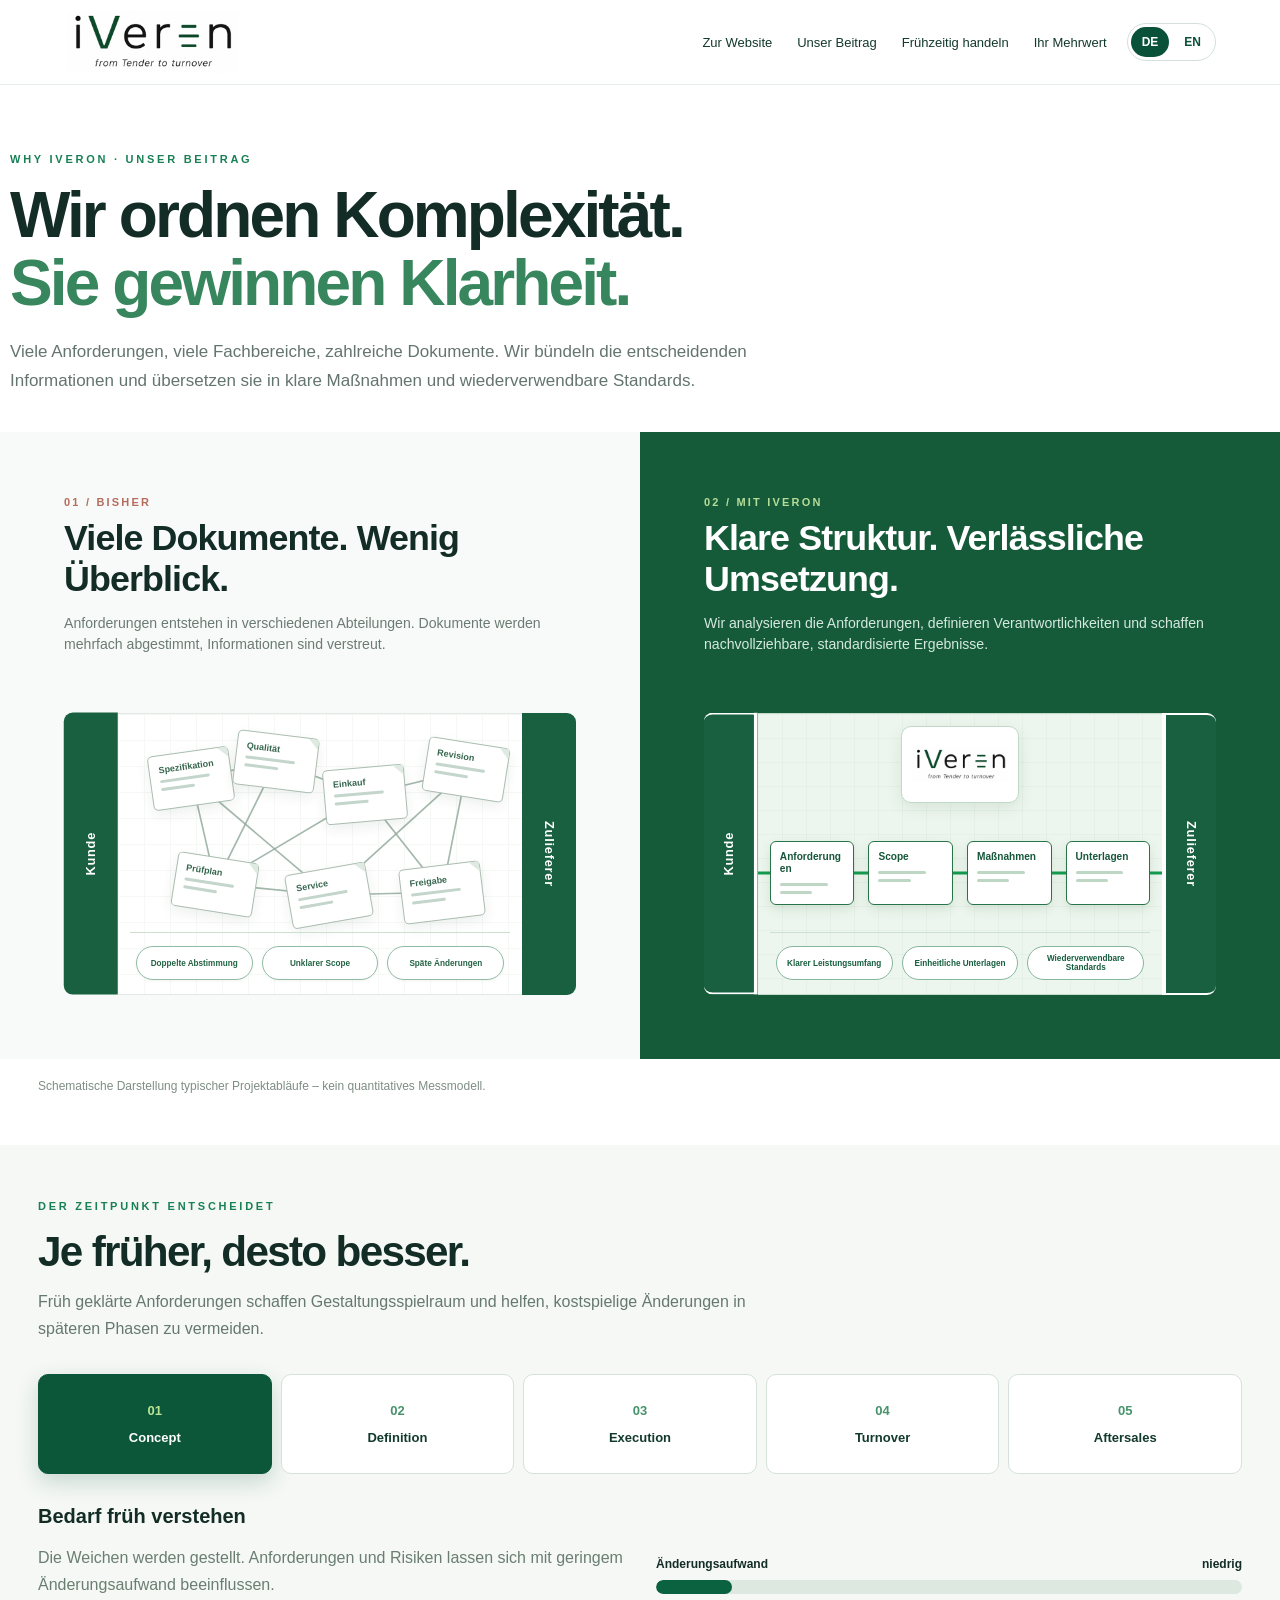
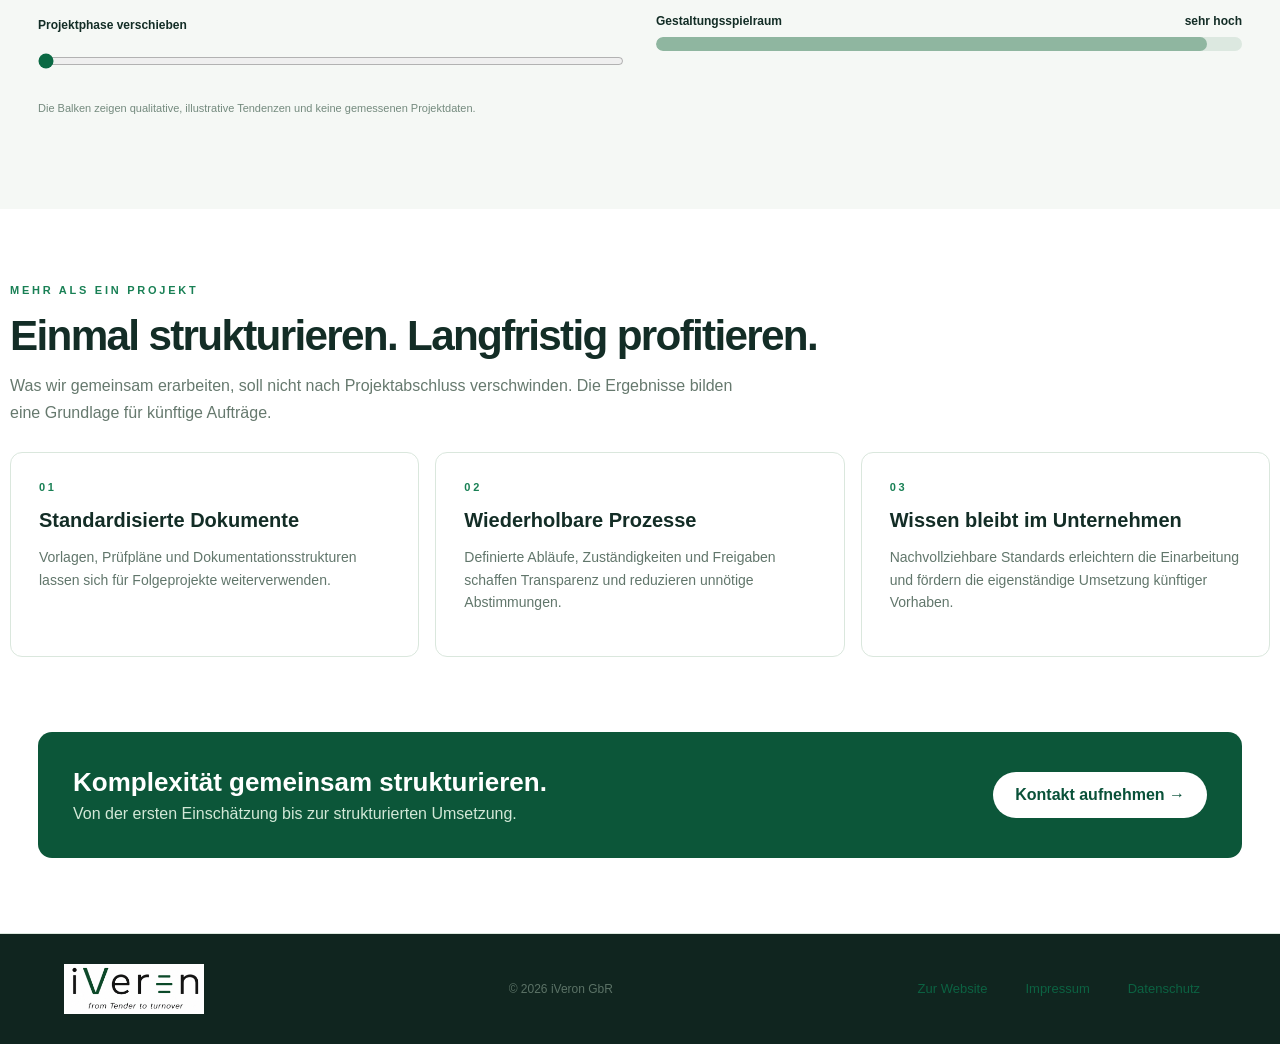
<file: why-iveron-preview-v4.html>
<!DOCTYPE html>

<html lang="de"><head><meta charset="utf-8"/><meta content="width=device-width,initial-scale=1" name="viewport"/><meta content="noindex,nofollow" name="robots"/><title>Why iVeron – Preview V16</title><link href="style.css" rel="stylesheet"/>
<style>
:root{--iv:#095139;--dark:#0b3027;--mint:#e7f0e9;--text:#132d26;--muted:#667971;--lime:#a4d757}*{box-sizing:border-box}html{scroll-behavior:smooth}body{margin:0;color:var(--text);font-family:Arial,Helvetica,sans-serif;background:#fff}button{font:inherit;cursor:pointer} .v5-header{position:sticky;top:0;background:#fff;border-bottom:1px solid #e7eeea;z-index:20;display:flex;align-items:center;gap:20px;padding:11px max(5%,calc((100% - 1260px)/2));min-height:83px}.v5-logo img{width:175px;max-height:62px;object-fit:contain;display:block}.v5-nav{display:flex;gap:25px;margin-left:auto;font-size:13px}.v5-nav a{color:#13392d;text-decoration:none}.v5-nav a:hover{color:#118652}.v5-lang{display:flex;gap:4px;border:1px solid #d4e1d9;border-radius:24px;padding:3px}.v5-lang button{border:0;background:transparent;color:var(--iv);padding:8px 11px;border-radius:18px;font-size:12px;font-weight:700}.v5-lang button.active{background:var(--iv);color:white}.v5-wrap{max-width:1260px;padding:0 28px;margin:0 auto}.v5-kicker{font-size:11px;font-weight:800;letter-spacing:.25em;color:#198055;margin-bottom:16px}.v5-hero{padding:68px 0 36px}.v5-hero h1{font-size:clamp(38px,5vw,65px);line-height:1.07;letter-spacing:-.045em;margin:0 0 20px;max-width:920px;font-weight:750}.v5-hero h1 em{color:#38865d;font-style:normal}.v5-lead{max-width:760px;color:#64746e;font-size:17px;line-height:1.7;margin:0}.v5-compare{display:grid;grid-template-columns:1fr 1fr;box-shadow:0 15px 45px #073a2620;overflow:hidden;border-radius:16px;border:1px solid #dee7df}.v5-panel{padding:31px 27px 33px;min-width:0}.v5-before{background:#fbfcfb}.v5-after{background:#0c5639;color:white}.v5-panel-head{margin:0 0 10px;font-size:11px;font-weight:800;letter-spacing:.2em;text-transform:uppercase;color:#b66b5d}.v5-after .v5-panel-head{color:#b5dc98}.v5-panel h2{margin:0;font-size:clamp(22px,2.3vw,31px);line-height:1.15;letter-spacing:-.025em}.v5-description{font-size:13px;color:#6b7b73;line-height:1.5;min-height:58px;margin:13px 0}.v5-after .v5-description{color:#d5e9de}.v5-workflow{position:relative;height:270px;overflow:hidden;border-radius:9px;background:linear-gradient(90deg,#f5f8f5 1px,transparent 1px),linear-gradient(#f5f8f5 1px,transparent 1px);background-size:26px 26px;background-color:#fff;border:1px solid #e2e9e4}.v5-after .v5-workflow{background:linear-gradient(90deg,#ffffff0c 1px,transparent 1px),linear-gradient(#ffffff0c 1px,transparent 1px),#104a34;background-size:26px 26px;border-color:#ffffff30}.v5-workflow svg.wires{position:absolute;inset:0;width:100%;height:100%;z-index:1;pointer-events:none}.v5-doc{position:absolute;z-index:2;width:82px;height:55px;border:1px solid #abbdb0;border-radius:5px;background:#fff;color:#37664e;box-shadow:0 5px 13px #07302112;padding:9px 9px 7px;font-size:9px;font-weight:700;text-align:left;transition:transform .35s}.v5-doc:before{content:"";position:absolute;right:0;top:0;border-top:10px solid #dfebe2;border-left:10px solid transparent}.v5-doc i{display:block;height:3px;background:#c4d5cb;margin-top:5px;width:80%;border-radius:2px}.v5-doc i:last-child{width:55%}.v5-doc.a{left:4%;top:16%;transform:rotate(-8deg)}.v5-doc.b{left:25%;top:7%;transform:rotate(7deg)}.v5-doc.c{left:46%;top:21%;transform:rotate(-5deg)}.v5-doc.d{left:69%;top:11%;transform:rotate(9deg)}.v5-doc.e{left:12%;top:59%;transform:rotate(9deg)}.v5-doc.f{left:38%;top:62%;transform:rotate(-10deg)}.v5-doc.g{left:68%;top:65%;transform:rotate(-7deg)}.v5-after .v5-doc{background:#eff6ef;color:#0a593b;border-color:#b7d7bb}.v5-after .v5-doc.a{left:3%;top:19%;transform:rotate(0)}.v5-after .v5-doc.b{left:3%;top:54%;transform:rotate(0)}.v5-after .v5-doc.c{left:32%;top:11%;transform:rotate(0)}.v5-after .v5-doc.d{left:32%;top:68%;transform:rotate(0)}.v5-after .v5-doc.e{left:68%;top:11%;transform:rotate(0)}.v5-after .v5-doc.f{left:68%;top:41%;transform:rotate(0)}.v5-after .v5-doc.g{left:68%;top:71%;transform:rotate(0)}.v5-center{position:absolute;left:37%;top:43%;width:25%;min-width:106px;padding:13px 6px;text-align:center;z-index:3;border-radius:9px;background:#fff;box-shadow:0 7px 24px #0003;font-weight:800;font-size:22px;letter-spacing:-.06em;color:#075037;border:2px solid #a3ceb0}.v5-center small{display:block;font-size:8px;font-weight:500;letter-spacing:0;margin-top:3px}.v5-outcomes{display:flex;flex-wrap:wrap;gap:9px;margin-top:19px}.v5-tag{font-size:11px;font-weight:700;padding:9px 11px;border-radius:100px;background:#f5e9e5;color:#9f4d40}.v5-after .v5-tag{background:#ffffff1c;color:#e8f8e7;border:1px solid #ffffff22}.v5-note{margin:24px 0 60px;color:#7e8e84;font-size:12px}.v5-heading{margin-bottom:26px}.v5-heading h2{font-size:clamp(30px,3.3vw,46px);letter-spacing:-.04em;margin:0 0 12px}.v5-heading p{color:#66796e;max-width:750px;line-height:1.7;margin:0}.v5-phase-section{padding:55px 0;background:#f5f8f5}.v5-phases{display:grid;grid-template-columns:repeat(5,1fr);gap:9px;margin-top:32px}.v5-phase{border:1px solid #d4e2d9;border-radius:10px;background:white;padding:19px 7px;min-height:100px;font-size:13px;font-weight:700;color:#123a2c}.v5-phase b{display:block;font-size:13px;color:#48926c;margin-bottom:12px}.v5-phase.active{background:#0c5639;color:white;border-color:#0c5639;box-shadow:0 8px 22px #064e3230}.v5-phase.active b{color:#b9e496}.v5-phase-detail{display:grid;grid-template-columns:1fr 1fr;gap:32px;padding:27px 0;align-items:center}.v5-range{width:100%;accent-color:#0a6943;margin:20px 0}.v5-metric{margin-bottom:20px}.v5-metric .name{display:flex;justify-content:space-between;gap:8px;font-size:12px;font-weight:700;margin:0 0 9px}.v5-meter{background:#dce8e0;height:14px;border-radius:50px;overflow:hidden}.v5-fill{height:100%;background:#0b6241;border-radius:50px;width:20%;transition:width .32s}.v5-fill.opportunity{background:#8fb6a0}.v5-disclaimer{font-size:11px;color:#748a7e;line-height:1.5}.v5-benefits{padding:75px 0}.v5-benefit-grid{display:grid;grid-template-columns:repeat(3,1fr);gap:16px}.v5-benefit{padding:28px;border:1px solid #dae7dd;border-radius:12px}.v5-benefit h3{font-size:20px;margin:5px 0 10px}.v5-benefit p{color:#61766b;font-size:14px;line-height:1.6}.v5-cta{padding:35px;background:#0c5639;color:#fff;border-radius:14px;display:flex;justify-content:space-between;align-items:center;gap:20px;margin-bottom:75px}.v5-cta h2{margin:0 0 7px;font-size:26px}.v5-cta p{margin:0;color:#d2e8d7}.v5-button{display:inline-block;background:white;color:#095139;font-weight:700;text-decoration:none;padding:14px 22px;border-radius:30px;white-space:nowrap}.v5-footer{border-top:1px solid #dce8de;padding:30px max(5%,calc((100% - 1260px)/2));display:flex;align-items:center;justify-content:space-between;gap:18px;color:#5b7266;font-size:12px}.v5-footer img{width:140px}.v5-footer a{color:#0c6242;text-decoration:none;margin-right:16px}
@media(max-width:850px){.v5-nav{display:none}.v5-header{padding:11px 22px;min-height:70px}.v5-logo img{width:142px}.v5-lang{margin-left:auto}.v5-compare{grid-template-columns:1fr}.v5-panel{padding:22px}.v5-description{min-height:0}.v5-phase-detail{grid-template-columns:1fr}.v5-benefit-grid{grid-template-columns:1fr}.v5-cta{flex-direction:column;align-items:flex-start}.v5-footer{flex-wrap:wrap;padding:25px}.v5-hero{padding-top:43px}.v5-workflow{height:230px}.v5-doc{transform:scale(.78)!important;transform-origin:top left}.v5-after .v5-doc{transform:scale(.8)!important}.v5-phases{gap:5px}.v5-phase{font-size:10px;min-height:77px;padding:12px 2px}.v5-phase b{margin-bottom:7px}}
@media(max-width:440px){.v5-wrap{padding:0 15px}.v5-workflow{height:230px}.v5-panel{padding:17px}.v5-phase{font-size:9px}.v5-center{font-size:17px;min-width:88px}.v5-doc{width:68px;height:50px;font-size:8px}}

/* V6 – same full-bleed split stage as the main website's approach section */
.v5-fullwidth{width:100%;max-width:none;margin:0;padding:0;}
.v5-fullwidth .v5-compare{width:100%;max-width:none;display:grid;grid-template-columns:1fr 1fr;border:0;border-radius:0;box-shadow:none;overflow:visible;}
.v5-fullwidth .v5-panel{padding:clamp(40px,5vw,90px) clamp(28px,5vw,96px) clamp(42px,5vw,85px);}
.v5-fullwidth .v5-before{background:#f8faf9;}
.v5-fullwidth .v5-after{background:#155b39;}
.v5-fullwidth .v5-panel h2{font-size:clamp(28px,2.8vw,48px);}
.v5-fullwidth .v5-description{max-width:640px;font-size:clamp(14px,1.1vw,17px);min-height:75px;}
.v5-fullwidth .v5-workflow{height:clamp(260px,22vw,365px);max-width:none;}
.v5-fullwidth .v5-note{max-width:1260px;padding:0 28px;margin:20px auto 52px;}
@media(max-width:850px){.v5-fullwidth .v5-compare{grid-template-columns:1fr;}.v5-fullwidth .v5-panel{padding:32px 6vw 42px;}.v5-fullwidth .v5-description{min-height:0;}.v5-fullwidth .v5-workflow{height:270px;}}
@media(max-width:440px){.v5-fullwidth .v5-panel{padding:28px 18px 36px;}.v5-fullwidth .v5-workflow{height:235px;}.v5-fullwidth .v5-note{padding:0 18px;}}

/* V7: Kunde -> Dokumente -> Zulieferer (nur die Visualisierung) */
.v7-flow{display:grid;grid-template-columns:minmax(72px,112px) minmax(0,1fr) minmax(78px,112px);gap:22px;align-items:center;width:100%;margin:24px 0 16px;}
.v7-flow .v5-workflow{width:100%;min-width:0;max-width:none;}
.v7-endpoint{position:relative;display:flex;align-items:center;justify-content:center;text-align:center;padding:12px 5px;min-height:56px;background:#176341;color:white;border-radius:10px;font-size:clamp(10px,.9vw,15px);font-weight:700;box-shadow:0 4px 14px #092c2414;}
.v7-customer::after,.v7-supplier::before{content:'';position:absolute;top:50%;width:22px;height:1.8px;background:#348a65;}
.v7-customer::after{left:100%;}.v7-supplier::before{right:100%;}
.v7-customer::before{content:'';position:absolute;left:calc(100% + 17px);top:calc(50% - 4px);border-left:6px solid #348a65;border-top:4px solid transparent;border-bottom:4px solid transparent;z-index:3;}
.v7-supplier::after{content:'';position:absolute;right:calc(100% + 0px);top:calc(50% - 4px);border-right:6px solid #348a65;border-top:4px solid transparent;border-bottom:4px solid transparent;display:none;}
.v5-after .v7-endpoint{background:#f4fbf6;color:#14543a;}
.v5-after .v7-customer::after,.v5-after .v7-supplier::before{background:#a7d8b7;}
.v5-after .v7-customer::before{border-left-color:#a7d8b7;}
@media(max-width:1180px){.v7-flow{grid-template-columns:72px minmax(0,1fr) 82px;gap:13px}.v7-customer::after,.v7-supplier::before{width:13px}.v7-customer::before{left:calc(100% + 8px)}}
@media(max-width:530px){.v7-flow{grid-template-columns:56px minmax(0,1fr) 63px;gap:7px}.v7-endpoint{min-height:42px;padding:6px 2px;border-radius:6px;font-size:10px}.v7-customer::after,.v7-supplier::before{width:7px}.v7-customer::before{left:calc(100% + 3px);top:calc(50% - 3px);border-left-width:4px;border-top-width:3px;border-bottom-width:3px}.v7-flow .v5-workflow{height:226px!important}.v7-flow .v5-doc{width:57px;height:43px;padding:6px 4px;font-size:7px}.v7-flow .v5-doc i{height:2px;margin-top:4px}.v7-flow .v5-center{transform:translate(-50%,-50%) scale(.74)}}

/* V8 – integrated side rails and real document-to-document connections */
.v5-before .v7-flow{display:grid;grid-template-columns:clamp(36px,4.2vw,58px) minmax(0,1fr) clamp(36px,4.2vw,58px);gap:0;align-items:stretch;margin:25px 0 18px;}
.v5-before .v7-flow .v5-workflow{height:clamp(270px,22vw,365px);border-radius:0;border-left:0;border-right:0;overflow:hidden;}
.v5-before .v7-endpoint{margin:0;writing-mode:vertical-rl;transform:none;min-height:0;padding:15px 6px;box-shadow:none;letter-spacing:.06em;border-radius:0;font-size:clamp(11px,1vw,15px);background:#196040;color:white;}
.v5-before .v7-customer{transform:rotate(180deg);border-radius:0 9px 9px 0;}
.v5-before .v7-supplier{border-radius:0 9px 9px 0;}
.v5-before .v7-customer::before,.v5-before .v7-customer::after,.v5-before .v7-supplier::before,.v5-before .v7-supplier::after{display:none!important;}
.v5-before .v5-workflow .wires{position:absolute;inset:0;width:100%;height:100%;z-index:1;pointer-events:none;}
.v5-before .v5-doc{z-index:2;}
@media(max-width:530px){.v5-before .v7-flow{grid-template-columns:32px minmax(0,1fr) 32px;gap:0}.v5-before .v7-endpoint{font-size:10px;padding:7px 3px}.v5-before .v7-flow .v5-workflow{height:235px}}

/* V9: centered document network, three benefit chips anchored inside its frame */
.v5-before .v7-flow{margin-bottom:0;}
.v5-before .v7-flow .v5-workflow{isolation:isolate;}
.v5-before .v5-doc.a{left:8%;top:13%;}
.v5-before .v5-doc.b{left:29%;top:7%;}
.v5-before .v5-doc.c{left:51%;top:19%;}
.v5-before .v5-doc.d{left:76%;top:10%;}
.v5-before .v5-doc.e{left:14%;top:51%;}
.v5-before .v5-doc.f{left:42%;top:55%;}
.v5-before .v5-doc.g{left:70%;top:54%;}
.v5-before .v5-outcomes{position:absolute;left:10px;right:10px;bottom:10px;z-index:5;display:flex;justify-content:center;align-items:center;flex-wrap:wrap;gap:clamp(4px,.6vw,9px);margin:0;padding:9px 4px 0;border-top:1px solid #e3eae5;}
.v5-before .v5-outcomes .v5-tag{display:inline-flex;align-items:center;justify-content:center;white-space:nowrap;padding:8px 11px;font-size:clamp(9px,.65vw,11px);background:#fff;border:1px solid #93bca5;border-radius:999px;color:#236344;box-shadow:0 1px 3px #113c2510;}
@media(max-width:530px){.v5-before .v5-outcomes{left:5px;right:5px;bottom:5px;gap:3px;padding-top:6px}.v5-before .v5-outcomes .v5-tag{padding:5px 6px;font-size:8px;white-space:normal;text-align:center}.v5-before .v5-doc.e{top:46%}.v5-before .v5-doc.f{top:48%}.v5-before .v5-doc.g{top:48%}}

/* V10: matched, full-width before / after composition */
.v5-after .v10-frame{display:grid;grid-template-columns:clamp(36px,4.2vw,58px) minmax(0,1fr) clamp(36px,4.2vw,58px);align-items:stretch;min-width:0;margin:25px 0 0;height:clamp(270px,22vw,365px)}
.v10-rail{display:flex;align-items:center;justify-content:center;writing-mode:vertical-rl;font-weight:700;font-size:clamp(11px,1vw,15px);letter-spacing:.06em;background:#e8f3eb;color:#155b3b;padding:12px 4px}
.v10-rail-left{transform:rotate(180deg);border-radius:0 9px 9px 0}.v10-rail-right{border-radius:0 9px 9px 0}
.v10-board{position:relative;min-width:0;border-block:1px solid #c5dfcb;background-color:#edf6ee;background-image:linear-gradient(#1d6a3a0a 1px,transparent 1px),linear-gradient(90deg,#1d6a3a0a 1px,transparent 1px);background-size:24px 24px;color:#144b34;overflow:hidden;display:flex;flex-direction:column;justify-content:flex-end}
.v10-brand-panel{position:absolute;left:50%;transform:translateX(-50%);top:7%;width:clamp(95px,28%,190px);height:31%;display:flex;align-items:center;justify-content:center;z-index:3;background:#fff;border:1px solid #c0dac7;box-shadow:0 5px 16px #0a472119;border-radius:10px;padding:9px}
.v10-brand-panel img{width:100%;height:100%;object-fit:contain}
.v10-steps{height:51%;width:100%;display:grid;grid-template-columns:36% 64%;align-items:center;padding:0 5% 0 2%;margin-bottom:16%;position:relative}
.v10-doc-in{width:100%;height:100%;display:flex;align-items:center;justify-content:center}
.v10-pipeline{display:grid;grid-template-columns:repeat(3,minmax(0,1fr));align-items:center;gap:clamp(6px,1.4vw,18px);position:relative;margin-left:3%}
.v10-pipeline::before{content:'';position:absolute;height:3px;left:-14%;right:-10%;top:50%;transform:translateY(-50%);background:#168b4f;z-index:0}
.v10-step{position:relative;z-index:1;min-width:0;background:#fff;border:2px solid #206a46;box-shadow:0 5px 11px #0e3d2420;min-height:clamp(47px,4.4vw,70px);padding:clamp(6px,.7vw,11px) 6px;color:#175b3b;font-weight:700;font-size:clamp(9px,.8vw,12px);border-radius:4px}
.v10-step i{display:block;height:3px;width:78%;background:#c0d8c8;border-radius:4px;margin-top:8px}.v10-step i:last-child{width:52%;margin-top:4px}
.v10-benefits{position:absolute;bottom:0;left:10px;right:10px;min-height:15%;border-top:1px solid #cddfd1;display:flex;gap:clamp(4px,.55vw,9px);align-items:center;justify-content:center;z-index:4;padding:6px 2px}
.v10-benefit{white-space:nowrap;font-size:clamp(8px,.63vw,10px);font-weight:700;color:#165d3e;background:white;border:1px solid #86b79c;padding:7px 9px;border-radius:100px;text-align:center}
@media(max-width:850px){.v5-after .v10-frame{height:290px}}
@media(max-width:530px){.v5-after .v10-frame{grid-template-columns:32px minmax(0,1fr) 32px;height:235px}.v10-rail{font-size:10px;padding:6px 2px}.v10-brand-panel{top:7%;height:29%;width:120px;padding:6px}.v10-steps{grid-template-columns:35% 65%;height:50%;margin-bottom:19%;padding:0 3px}.v10-pipeline{gap:4px}.v10-step{font-size:7px;min-height:44px;padding:6px 3px}.v10-step i{margin-top:6px;height:2px}.v10-benefits{left:3px;right:3px;gap:3px}.v10-benefit{white-space:normal;font-size:7px;padding:5px 3px}}

/* V14: final right-hand diagram. V10 left panel remains byte-for-byte untouched. */
.v5-after .v14-frame {
  display:grid;
  grid-template-columns:clamp(36px,4.2vw,58px) minmax(0,1fr) clamp(36px,4.2vw,58px);
  align-items:stretch; min-width:0; width:100%;
  height:clamp(270px,22vw,365px); margin:25px 0 0;
}
.v14-rail {
  display:flex; justify-content:center; align-items:center;
  background:#196040; color:#fff; font-weight:700;
  writing-mode:vertical-rl; letter-spacing:.06em;
  font-size:clamp(11px,1vw,15px); padding:10px 4px;
}
.v14-rail-left {transform:rotate(180deg); border-radius:0 9px 9px 0;}
.v14-rail-right {border-radius:0 9px 9px 0;}
.v14-board {
  position:relative; min-width:0; overflow:hidden; display:grid;
  grid-template-rows:36% 44% 20%;
  border-top:1px solid #c7dbcd; border-bottom:1px solid #c7dbcd;
  color:#144b34; background-color:#edf6ee;
  background-image:linear-gradient(#1d6a3a0a 1px,transparent 1px),linear-gradient(90deg,#1d6a3a0a 1px,transparent 1px);
  background-size:24px 24px;
}
.v14-brand {
  z-index:2; align-self:center; justify-self:center;
  width:clamp(118px,29%,185px); height:76%; max-height:104px;
  border-radius:10px; background:#fff; border:1px solid #c0dac7;
  box-shadow:0 5px 16px #0a472119;
  padding:9px; display:flex; align-items:center; justify-content:center;
}
.v14-brand img {display:block; max-width:100%; max-height:100%; object-fit:contain;}
.v14-flow {
  position:relative; z-index:1; display:grid;
  grid-template-columns:repeat(4,minmax(0,1fr));
  align-items:center; gap:clamp(7px,1.1vw,19px);
  padding:0 clamp(12px,3%,28px);
}
.v14-flow::before {
  content:""; position:absolute; z-index:0;
  left:0; right:0; top:50%; transform:translateY(-50%);
  height:3px; background:#159c50;
}
.v14-document {
  position:relative; z-index:1; background:#fff;
  min-width:0; height:clamp(58px,5vw,76px);
  padding:clamp(6px,.7vw,11px); border:1.5px solid #277448;
  border-radius:6px; box-shadow:0 4px 12px #184d2520;
  color:#16573a; font-size:clamp(9px,.79vw,12px); font-weight:700;
  display:flex; flex-direction:column; align-items:flex-start; justify-content:flex-start;
}
.v14-document span {overflow-wrap:anywhere; line-height:1.2;}
.v14-document i{display:block; width:74%; height:3px; flex:none; margin-top:8px;
  background:#bed7c5; border-radius:3px;}
.v14-document i:last-child{width:50%;margin-top:5px;}
.v14-benefits {
  position:relative; z-index:2;
  border-top:1px solid #cddfd1;
  display:flex; flex-wrap:wrap; gap:clamp(4px,.6vw,9px);
  align-items:center; justify-content:center; padding:5px 8px;
  margin:0 12px;
}
.v14-benefits span {
  color:#165d3e; background:white; border:1px solid #86b79c;
  padding:7px 9px; border-radius:999px; text-align:center;
  font-size:clamp(8px,.63vw,10px); font-weight:700; line-height:1.15;
}
@media(max-width:850px){ .v5-after .v14-frame {height:290px;} }
@media(max-width:530px){
  .v5-after .v14-frame {height:245px;grid-template-columns:32px minmax(0,1fr) 32px;}
  .v14-rail{font-size:10px; padding:6px 2px;}
  .v14-board{grid-template-rows:34% 43% 23%;}
  .v14-brand{width:112px;height:74%;padding:6px;}
  .v14-flow{gap:4px;padding:0 5px;}
  .v14-document{padding:5px 3px;font-size:7.5px;height:49px;border-width:1px;border-radius:3px;}
  .v14-document i{margin-top:5px;height:2px;}
  .v14-document i:last-child{margin-top:3px;}
  .v14-benefits{margin:0 3px;padding:3px;gap:3px;}
  .v14-benefits span{font-size:7px;padding:5px 3px;}
}

/* V16 – a single shared baseline and equal-sized benefit pills on both halves. */
:root { --v16-benefit-band: 62px; }
.v5-before .v7-flow .v5-workflow { position:relative; }
.v5-before .v5-outcomes {
  position:absolute; left:12px; right:12px; bottom:0;
  height:var(--v16-benefit-band); min-height:0; margin:0;
}
.v14-board { grid-template-rows:36% minmax(0,1fr) var(--v16-benefit-band); }
.v14-benefits { height:var(--v16-benefit-band); min-height:0; margin:0 12px; }
.v5-before .v5-outcomes, .v14-benefits {
  display:grid; grid-template-columns:repeat(3,minmax(0,1fr));
  align-items:center; justify-items:center; gap:clamp(4px,.7vw,12px);
  padding:7px 6px; border-top:1px solid #cddfd1;
}
.v5-before .v5-outcomes .v5-tag, .v14-benefits span {
  box-sizing:border-box; display:flex; justify-content:center; align-items:center;
  width:100%; max-width:172px; height:34px; min-height:34px;
  padding:4px 6px; margin:0;
  font-size:clamp(8px,.64vw,11px); font-weight:700; line-height:1.12;
  text-align:center; white-space:normal; overflow-wrap:break-word;
  border-radius:999px;
}
/* White edge strips clearly separate the right-side customer / supplier rails
   from the adjoining dark green surface. With the left rail rotated, its
   physical left border appears on the inner/right edge. */
.v14-rail { border-left:4px solid #fff; border-top:2px solid #fff; border-bottom:2px solid #fff; }
@media (max-width:850px) {
  :root { --v16-benefit-band:60px; }
}
@media (max-width:530px) {
  :root { --v16-benefit-band:65px; }
  .v5-before .v5-outcomes, .v14-benefits {left:auto;right:auto;gap:3px;padding:5px 3px;}
  .v5-before .v5-outcomes {left:3px;right:3px;}
  .v14-benefits {margin:0 3px;}
  .v5-before .v5-outcomes .v5-tag, .v14-benefits span {
    font-size:clamp(6px,1.8vw,8px); height:43px; min-height:43px;
    padding:4px 3px;
  }
  .v14-rail { border-left-width:3px; }
}
</style></head><body><header class="v5-header"><a aria-label="iVeron home" class="v5-logo" href="index.html"><img alt="iVeron · from Tender to turnover" src="assets/iveron-logo-original.png"/></a><nav class="v5-nav"><a data-de="Zur Website" data-en="Main website" href="index.html">Zur Website</a><a data-de="Unser Beitrag" data-en="Our impact" href="#v5-comparison">Unser Beitrag</a><a data-de="Frühzeitig handeln" data-en="Act early" href="#v5-early">Frühzeitig handeln</a><a data-de="Ihr Mehrwert" data-en="Your benefits" href="#v5-benefits">Ihr Mehrwert</a></nav><div aria-label="Sprache" class="v5-lang"><button class="active" data-v5-lang="de">DE</button><button data-v5-lang="en">EN</button></div></header>
<main><section class="v5-hero v5-wrap"><div class="v5-kicker" data-de="WHY IVERON · UNSER BEITRAG" data-en="WHY IVERON · OUR CONTRIBUTION">WHY IVERON · UNSER BEITRAG</div><h1 data-de-html="Wir ordnen Komplexität.&lt;br&gt;&lt;em&gt;Sie gewinnen Klarheit.&lt;/em&gt;" data-en-html="We structure complexity.&lt;br&gt;&lt;em&gt;You gain clarity.&lt;/em&gt;">Wir ordnen Komplexität.<br/><em>Sie gewinnen Klarheit.</em></h1><p class="v5-lead" data-de="Viele Anforderungen, viele Fachbereiche, zahlreiche Dokumente. Wir bündeln die entscheidenden Informationen und übersetzen sie in klare Maßnahmen und wiederverwendbare Standards." data-en="Multiple requirements, numerous departments and countless documents. We bring the essential information together and turn it into clear actions and reusable standards.">Viele Anforderungen, viele Fachbereiche, zahlreiche Dokumente. Wir bündeln die entscheidenden Informationen und übersetzen sie in klare Maßnahmen und wiederverwendbare Standards.</p></section>
<section class="v5-fullwidth" id="v5-comparison"><div class="v5-compare"><article class="v5-panel v5-before"><p class="v5-panel-head" data-de="01 / BISHER" data-en="01 / BEFORE">01 / BISHER</p><h2 data-de="Viele Dokumente. Wenig Überblick." data-en="Many documents. Limited clarity.">Viele Dokumente. Wenig Überblick.</h2><p class="v5-description" data-de="Anforderungen entstehen in verschiedenen Abteilungen. Dokumente werden mehrfach abgestimmt, Informationen sind verstreut." data-en="Requirements come from different departments. Documents require repeated coordination and information is fragmented.">Anforderungen entstehen in verschiedenen Abteilungen. Dokumente werden mehrfach abgestimmt, Informationen sind verstreut.</p><div aria-label="Kunde, verteilte Dokumente mit geraden Schnittstellen, Zulieferer" class="v7-flow"><div class="v7-endpoint v7-customer" data-de="Kunde" data-en="Customer">Kunde</div><div aria-label="Verstreute Dokumente mit gekreuzten Informationswegen" class="v5-workflow"><svg aria-hidden="true" class="wires v8-connections" preserveaspectratio="none"></svg><div class="v5-doc a"><span data-de="Spezifikation" data-en="Specification">Spezifikation</span><i></i><i></i></div><div class="v5-doc b"><span data-de="Qualität" data-en="Quality">Qualität</span><i></i><i></i></div><div class="v5-doc c"><span data-de="Einkauf" data-en="Procurement">Einkauf</span><i></i><i></i></div><div class="v5-doc d"><span data-de="Revision" data-en="Revision">Revision</span><i></i><i></i></div><div class="v5-doc e"><span data-de="Prüfplan" data-en="Test plan">Prüfplan</span><i></i><i></i></div><div class="v5-doc f"><span data-de="Service" data-en="Service">Service</span><i></i><i></i></div><div class="v5-doc g"><span data-de="Freigabe" data-en="Approval">Freigabe</span><i></i><i></i></div><div class="v5-outcomes"><span class="v5-tag" data-de="Doppelte Abstimmung" data-en="Repeated coordination">Doppelte Abstimmung</span><span class="v5-tag" data-de="Unklarer Scope" data-en="Unclear scope">Unklarer Scope</span><span class="v5-tag" data-de="Späte Änderungen" data-en="Late changes">Späte Änderungen</span></div></div><div class="v7-endpoint v7-supplier" data-de="Zulieferer" data-en="Supplier">Zulieferer</div></div></article>
<article class="v5-panel v5-after"><p class="v5-panel-head" data-de="02 / MIT IVERON" data-en="02 / WITH IVERON">02 / MIT IVERON</p><h2 data-de="Klare Struktur. Verlässliche Umsetzung." data-en="Clear structure. Reliable execution.">Klare Struktur. Verlässliche Umsetzung.</h2><p class="v5-description" data-de="Wir analysieren die Anforderungen, definieren Verantwortlichkeiten und schaffen nachvollziehbare, standardisierte Ergebnisse." data-en="We analyse requirements, define responsibilities and create traceable, standardised deliverables.">Wir analysieren die Anforderungen, definieren Verantwortlichkeiten und schaffen nachvollziehbare, standardisierte Ergebnisse.</p><div class="v14-frame" aria-label="Strukturierter Informationsfluss von Kunde zu Zulieferer">
  <div class="v14-rail v14-rail-left" data-de="Kunde" data-en="Customer">Kunde</div>
  <div class="v14-board">
    <div class="v14-brand"><img src="assets/iveron-logo-original.png" alt="iVeron – from Tender to turnover"></div>
    <div class="v14-flow" aria-label="Vier geordnete Dokumente auf einer horizontalen Verbindungslinie">
      <div class="v14-document"><span data-de="Anforderungen" data-en="Requirements">Anforderungen</span><i></i><i></i></div>
      <div class="v14-document"><span data-de="Scope" data-en="Scope">Scope</span><i></i><i></i></div>
      <div class="v14-document"><span data-de="Maßnahmen" data-en="Actions">Maßnahmen</span><i></i><i></i></div>
      <div class="v14-document"><span data-de="Unterlagen" data-en="Documents">Unterlagen</span><i></i><i></i></div>
    </div>
    <div class="v14-benefits">
      <span data-de="Klarer Leistungsumfang" data-en="Defined scope">Klarer Leistungsumfang</span>
      <span data-de="Einheitliche Unterlagen" data-en="Standardised documents">Einheitliche Unterlagen</span>
      <span data-de="Wiederverwendbare Standards" data-en="Reusable standards">Wiederverwendbare Standards</span>
    </div>
  </div>
  <div class="v14-rail v14-rail-right" data-de="Zulieferer" data-en="Supplier">Zulieferer</div>
</div>
</article></div><p class="v5-note" data-de="Schematische Darstellung typischer Projektabläufe – kein quantitatives Messmodell." data-en="Illustrative representation of typical project workflows – not a quantitative model.">Schematische Darstellung typischer Projektabläufe – kein quantitatives Messmodell.</p></section>
<section class="v5-phase-section" id="v5-early"><div class="v5-wrap"><div class="v5-heading"><div class="v5-kicker" data-de="DER ZEITPUNKT ENTSCHEIDET" data-en="TIMING MATTERS">DER ZEITPUNKT ENTSCHEIDET</div><h2 data-de="Je früher, desto besser." data-en="The earlier, the better.">Je früher, desto besser.</h2><p data-de="Früh geklärte Anforderungen schaffen Gestaltungsspielraum und helfen, kostspielige Änderungen in späteren Phasen zu vermeiden." data-en="Resolving requirements early creates room to shape the project and helps avoid costly changes in later phases.">Früh geklärte Anforderungen schaffen Gestaltungsspielraum und helfen, kostspielige Änderungen in späteren Phasen zu vermeiden.</p></div><div class="v5-phases" id="v5-phase-buttons"></div><div class="v5-phase-detail"><div><p id="v5-phase-summary" style="font-weight:700;font-size:20px;margin:4px 0"></p><p id="v5-phase-explain" style="color:#6a7e71;line-height:1.7"></p><label data-de="Projektphase verschieben" data-en="Move project phase" for="v5-phase-range" style="font-size:12px;font-weight:700">Projektphase verschieben</label><input class="v5-range" id="v5-phase-range" max="4" min="0" step="1" type="range" value="0"/><p class="v5-disclaimer" data-de="Die Balken zeigen qualitative, illustrative Tendenzen und keine gemessenen Projektdaten." data-en="Bars reflect qualitative, illustrative trends rather than measured project data.">Die Balken zeigen qualitative, illustrative Tendenzen und keine gemessenen Projektdaten.</p></div><div><div class="v5-metric"><div class="name"><span data-de="Änderungsaufwand" data-en="Change effort">Änderungsaufwand</span><span id="v5-effort-label"></span></div><div class="v5-meter"><div class="v5-fill" id="v5-effort"></div></div></div><div class="v5-metric"><div class="name"><span data-de="Gestaltungsspielraum" data-en="Room to influence">Gestaltungsspielraum</span><span id="v5-op-label"></span></div><div class="v5-meter"><div class="v5-fill opportunity" id="v5-opportunity"></div></div></div></div></div></div></section>
<section class="v5-benefits v5-wrap" id="v5-benefits"><div class="v5-heading"><div class="v5-kicker" data-de="MEHR ALS EIN PROJEKT" data-en="BEYOND ONE PROJECT">MEHR ALS EIN PROJEKT</div><h2 data-de="Einmal strukturieren. Langfristig profitieren." data-en="Structure once. Benefit long term.">Einmal strukturieren. Langfristig profitieren.</h2><p data-de="Was wir gemeinsam erarbeiten, soll nicht nach Projektabschluss verschwinden. Die Ergebnisse bilden eine Grundlage für künftige Aufträge." data-en="What we develop together should not disappear after project completion. The results form a foundation for future assignments.">Was wir gemeinsam erarbeiten, soll nicht nach Projektabschluss verschwinden. Die Ergebnisse bilden eine Grundlage für künftige Aufträge.</p></div><div class="v5-benefit-grid"><div class="v5-benefit"><div class="v5-kicker">01</div><h3 data-de="Standardisierte Dokumente" data-en="Standardised documents">Standardisierte Dokumente</h3><p data-de="Vorlagen, Prüfpläne und Dokumentationsstrukturen lassen sich für Folgeprojekte weiterverwenden." data-en="Templates, inspection plans and document structures can be reused across future projects.">Vorlagen, Prüfpläne und Dokumentationsstrukturen lassen sich für Folgeprojekte weiterverwenden.</p></div><div class="v5-benefit"><div class="v5-kicker">02</div><h3 data-de="Wiederholbare Prozesse" data-en="Repeatable processes">Wiederholbare Prozesse</h3><p data-de="Definierte Abläufe, Zuständigkeiten und Freigaben schaffen Transparenz und reduzieren unnötige Abstimmungen." data-en="Defined processes, responsibilities and approvals improve transparency and reduce unnecessary coordination.">Definierte Abläufe, Zuständigkeiten und Freigaben schaffen Transparenz und reduzieren unnötige Abstimmungen.</p></div><div class="v5-benefit"><div class="v5-kicker">03</div><h3 data-de="Wissen bleibt im Unternehmen" data-en="Knowledge stays in-house">Wissen bleibt im Unternehmen</h3><p data-de="Nachvollziehbare Standards erleichtern die Einarbeitung und fördern die eigenständige Umsetzung künftiger Vorhaben." data-en="Traceable standards simplify onboarding and enable independent execution of future projects.">Nachvollziehbare Standards erleichtern die Einarbeitung und fördern die eigenständige Umsetzung künftiger Vorhaben.</p></div></div></section><section class="v5-wrap"><div class="v5-cta"><div><h2 data-de="Komplexität gemeinsam strukturieren." data-en="Let's structure complexity together.">Komplexität gemeinsam strukturieren.</h2><p data-de="Von der ersten Einschätzung bis zur strukturierten Umsetzung." data-en="From first assessment to structured execution.">Von der ersten Einschätzung bis zur strukturierten Umsetzung.</p></div><a class="v5-button" data-de="Kontakt aufnehmen →" data-en="Get in touch →" href="mailto:info@iveron.de">Kontakt aufnehmen →</a></div></section></main><footer class="v5-footer"><img alt="iVeron" src="assets/iveron-logo-original.png"/><span>© 2026 iVeron GbR</span><div><a data-de="Zur Website" data-en="Main website" href="index.html">Zur Website</a><a data-de="Impressum" data-en="Imprint" href="impressum.html">Impressum</a><a data-de="Datenschutz" data-en="Privacy" href="datenschutz.html">Datenschutz</a></div></footer>
<script>(function(){const langBtns=[...document.querySelectorAll('[data-v5-lang]')],range=document.getElementById('v5-phase-range'),buttonRow=document.getElementById('v5-phase-buttons');const phases={de:[['Concept','Bedarf früh verstehen','Die Weichen werden gestellt. Anforderungen und Risiken lassen sich mit geringem Änderungsaufwand beeinflussen.'],['Definition','Umfang eindeutig festlegen','Spezifikationen, Verantwortlichkeiten und Liefergegenstände erhalten eine gemeinsame Grundlage.'],['Execution','Gezielt umsetzen','Späte Anforderungsänderungen beeinflussen laufende Arbeitsabläufe und erhöhen den Abstimmungsbedarf.'],['Turnover','Vollständigkeit absichern','Lieferunterlagen und Nachweise werden geprüft. Korrekturen können die Übergabe erschweren.'],['Aftersales','Erkenntnisse weiterverwenden','Nachbesserungen an bestehenden Anlagen sind häufig aufwendiger als frühe Klärungen.']],en:[['Concept','Understand needs early','The key decisions are still open. Requirements and risks can be influenced with comparatively little rework.'],['Definition','Agree the scope','Specifications, responsibilities and deliverables gain a common foundation.'],['Execution','Execute with clarity','Late requirement changes affect active workflows and increase coordination effort.'],['Turnover','Verify completeness','Deliverables and evidence are reviewed. Corrections can complicate handover.'],['Aftersales','Reuse insights','Corrections to existing installations are often more challenging than clarifying needs early.']]};const names=['Concept','Definition','Execution','Turnover','Aftersales'];const effort=[13,28,49,72,94],op=[94,78,55,30,11];let lang=localStorage.getItem('iveronLanguage')||localStorage.getItem('iveron-lang')||'de';if(lang!=='en')lang='de';function renderPhase(){let i=+range.value;buttonRow.innerHTML=names.map((n,j)=>'<button type="button" class="v5-phase '+(i===j?'active':'')+'" data-phase="'+j+'"><b>0'+(j+1)+'</b>'+n+'</button>').join('');buttonRow.querySelectorAll('button').forEach(b=>b.onclick=()=>{range.value=b.dataset.phase;renderPhase()});document.getElementById('v5-phase-summary').textContent=phases[lang][i][1];document.getElementById('v5-phase-explain').textContent=phases[lang][i][2];document.getElementById('v5-effort').style.width=effort[i]+'%';document.getElementById('v5-opportunity').style.width=op[i]+'%';document.getElementById('v5-effort-label').textContent=lang==='de'?['niedrig','steigend','mittel','hoch','sehr hoch'][i]:['low','rising','medium','high','very high'][i];document.getElementById('v5-op-label').textContent=lang==='de'?['sehr hoch','hoch','mittel','gering','sehr gering'][i]:['very high','high','medium','low','very low'][i]};function setLang(l){lang=l;document.documentElement.lang=l;langBtns.forEach(b=>b.classList.toggle('active',b.dataset.v5Lang===l));document.querySelectorAll('[data-de],[data-de-html]').forEach(el=>{if(el.hasAttribute('data-'+l+'-html'))el.innerHTML=el.getAttribute('data-'+l+'-html');else if(el.hasAttribute('data-'+l))el.textContent=el.getAttribute('data-'+l)});try{localStorage.setItem('iveronLanguage',l)}catch(e){}renderPhase()};langBtns.forEach(b=>b.onclick=()=>setLang(b.dataset.v5Lang));range.addEventListener('input',renderPhase);setLang(lang)})();</script>
<script id="v8-connected-lines">
(function(){
  const board=document.querySelector('.v5-before .v5-workflow');
  if(!board)return;
  const svg=board.querySelector('svg.v8-connections');
  const pairs=[['a','b'],['a','e'],['a','f'],['b','c'],['b','e'],['c','d'],['c','e'],['c','g'],['d','f'],['d','g'],['e','f'],['f','g']];
  function draw(){
    const rect=board.getBoundingClientRect();
    if(!rect.width||!rect.height)return;
    svg.setAttribute('viewBox',`0 0 ${rect.width} ${rect.height}`);
    svg.replaceChildren();
    const ns='http://www.w3.org/2000/svg';
    const center=(name)=>{
      const el=board.querySelector('.v5-doc.'+name),r=el.getBoundingClientRect();
      return [r.left+r.width/2-rect.left,r.top+r.height/2-rect.top];
    };
    for(const [a,b] of pairs){
      const [x1,y1]=center(a),[x2,y2]=center(b);
      const line=document.createElementNS(ns,'line');
      for(const [k,v] of Object.entries({x1,y1,x2,y2,stroke:'#91a99b','stroke-width':'1.65','stroke-opacity':'.83'}))line.setAttribute(k,v);
      svg.append(line);
    }
  }
  window.addEventListener('resize',draw,{passive:true});
  if('ResizeObserver'in window)new ResizeObserver(draw).observe(board);
  window.addEventListener('load',draw);
  draw();
})();
</script>
</body></html>
</file>
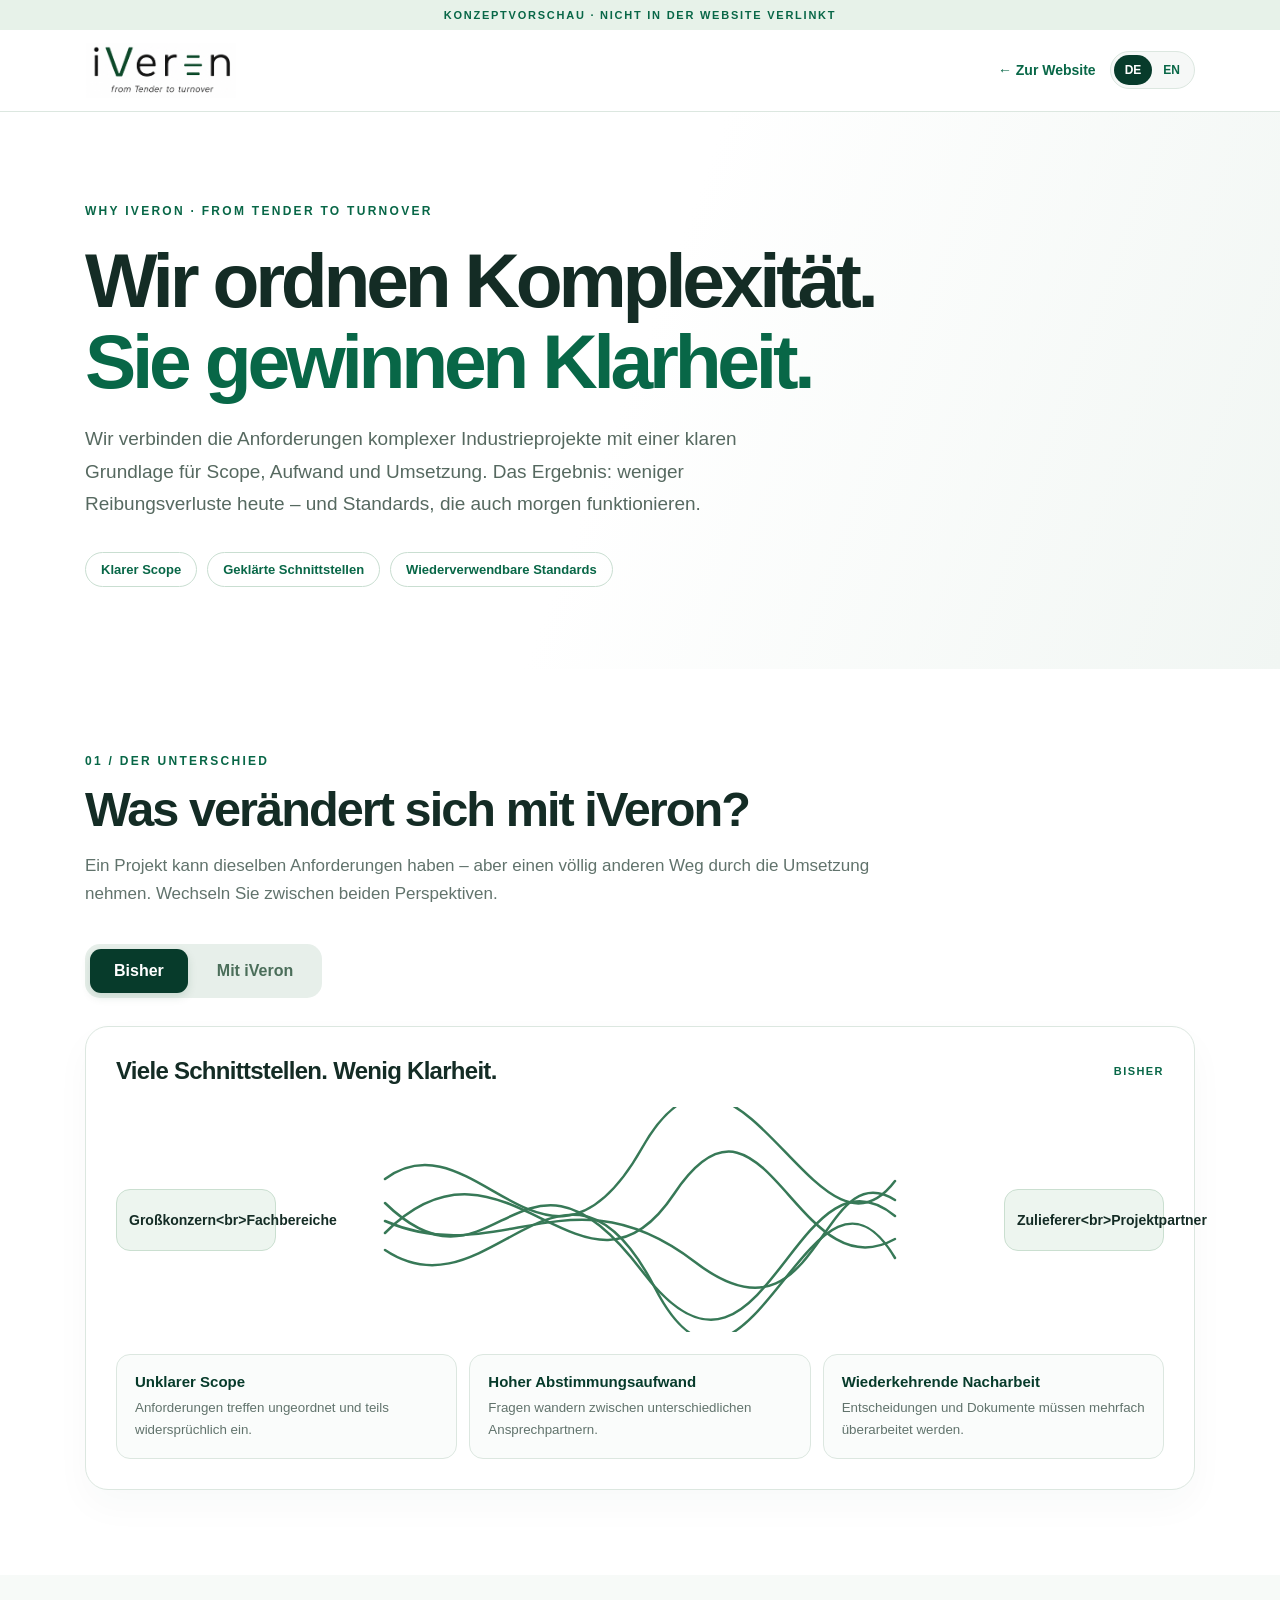
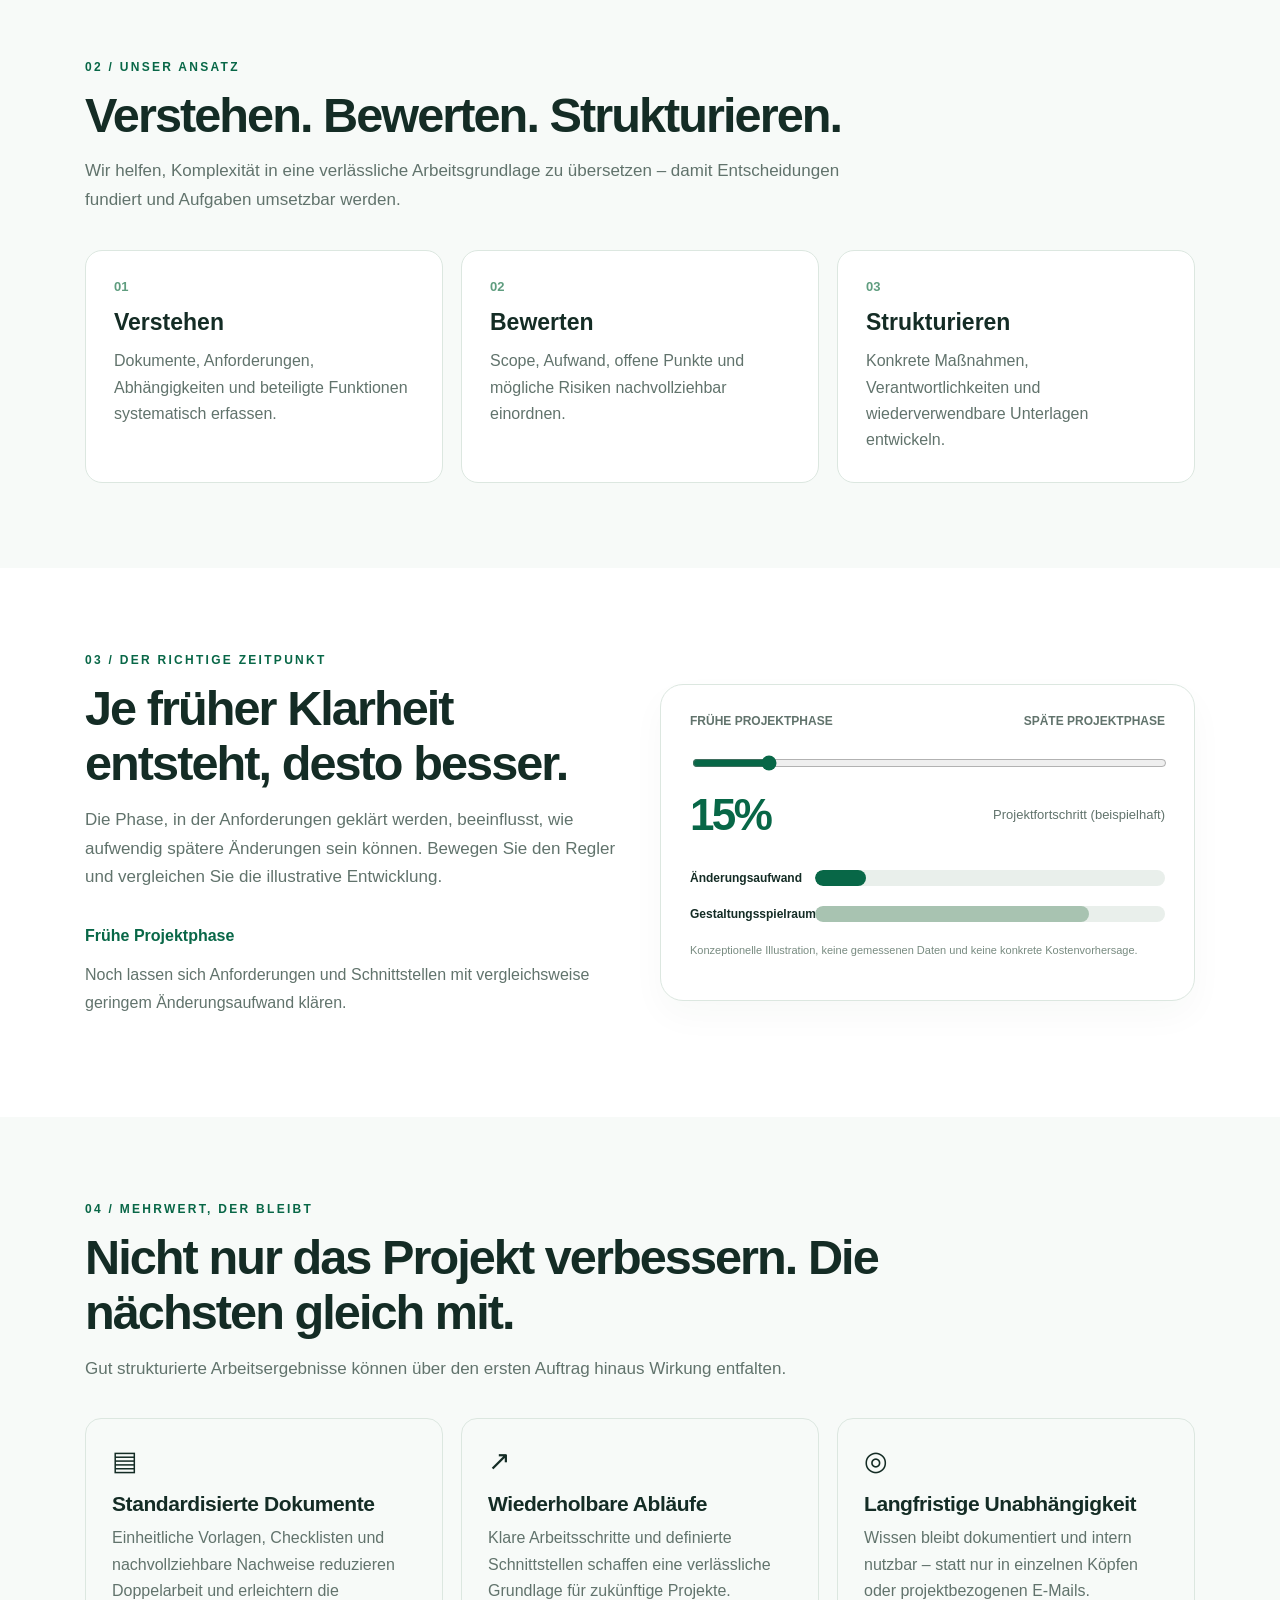
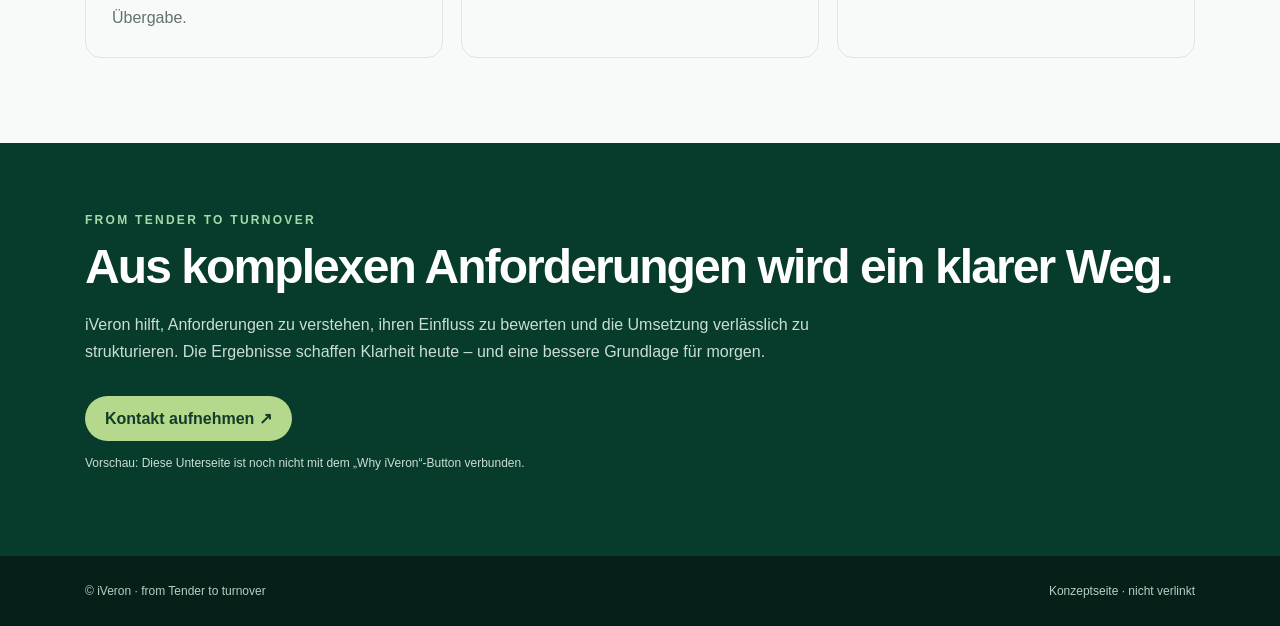
<file: why-iveron-preview.html>
<!doctype html>
<html lang="de"><head><meta charset="utf-8"><meta name="viewport" content="width=device-width,initial-scale=1"><meta name="robots" content="noindex,nofollow,noarchive"><title>Why iVeron — Konzeptvorschau</title><style>
:root{--pine:#073b2b;--deep:#09251d;--green:#086747;--mint:#dcece3;--lime:#a2d183;--ink:#142c25;--muted:#61736c;--line:#dce7e0;--paper:#f7faf8}*{box-sizing:border-box}html{scroll-behavior:smooth}body{margin:0;font-family:Inter,'Segoe UI',Arial,sans-serif;color:var(--ink);background:#fff}button,a{font:inherit}button{cursor:pointer}a{color:inherit;text-decoration:none}.wrap{max-width:1170px;margin:auto;padding:0 30px}.top{height:82px;border-bottom:1px solid var(--line);display:flex;align-items:center;background:white}.top .wrap{width:100%;display:flex;justify-content:space-between;align-items:center}.logo{width:151px;height:auto;display:block}.nav{display:flex;gap:14px;align-items:center}.language{display:flex;border:1px solid var(--line);border-radius:40px;padding:3px;background:#f6f8f7}.language button{border:0;background:transparent;color:var(--green);font-size:12px;font-weight:750;padding:8px 11px;border-radius:30px}.language button.active{background:var(--pine);color:white}.return{color:var(--green);font-weight:650;font-size:14px}.demo{background:#e7f2e9;padding:9px;text-align:center;color:var(--green);font-size:11px;letter-spacing:.16em;font-weight:850}.hero{padding:92px 0 82px;background:linear-gradient(110deg,#fff 49%,#f1f6f3 100%);overflow:hidden}.eyebrow{font-size:12px;font-weight:850;letter-spacing:.19em;color:var(--green);text-transform:uppercase}.hero h1{font-size:clamp(43px,6vw,78px);letter-spacing:-.055em;line-height:1.05;max-width:850px;margin:22px 0}.hero h1 span{color:var(--green)}.lead{max-width:700px;font-size:19px;line-height:1.7;color:#566960}.chips{display:flex;gap:10px;flex-wrap:wrap;margin-top:32px}.chip{border-radius:40px;border:1px solid #c9ded1;color:var(--green);padding:9px 15px;font-size:13px;font-weight:650}.section{padding:85px 0}.section.soft{background:var(--paper)}.heading{max-width:800px;margin-bottom:35px}.heading h2{font-size:clamp(31px,3.8vw,49px);letter-spacing:-.04em;line-height:1.14;margin:14px 0}.heading p{font-size:17px;line-height:1.7;color:var(--muted);margin:0}.toggle{display:inline-flex;gap:5px;background:#e7efea;padding:5px;border-radius:15px;margin-bottom:28px}.toggle button{border:0;background:transparent;color:#4b6e5a;padding:13px 24px;border-radius:11px;font-weight:750}.toggle button[aria-pressed="true"]{background:var(--pine);color:#fff;box-shadow:0 4px 10px #0b4d2b22}.compare{border:1px solid var(--line);background:#fff;border-radius:23px;padding:30px;box-shadow:0 16px 36px #13433108}.compare-head{display:flex;justify-content:space-between;gap:15px;align-items:center}.compare-head h3{font-size:24px;letter-spacing:-.03em;margin:0}.flag{font-weight:800;color:var(--green);letter-spacing:.13em;font-size:11px}.compare-stage{display:grid;grid-template-columns:160px 1fr 160px;align-items:center;gap:8px;margin:22px 0}.node{background:#edf5ef;border:1px solid #cadfd0;border-radius:14px;text-align:center;padding:22px 12px;font-weight:700;font-size:14px}.center-visual{height:225px;width:100%;display:block}.compare-footer{display:grid;grid-template-columns:repeat(3,1fr);gap:12px}.mini{padding:18px;border:1px solid var(--line);border-radius:14px;background:#fafcfb}.mini strong{display:block;color:var(--pine);font-size:15px}.mini small{display:block;color:var(--muted);line-height:1.6;margin-top:7px}.after-path{opacity:0;transition:opacity .35s}.before-path{opacity:1;transition:opacity .35s}.is-after .after-path{opacity:1}.is-after .before-path{opacity:0}.point{stroke:var(--green);fill:#fff;stroke-width:2}.steps{display:grid;grid-template-columns:repeat(3,1fr);gap:18px}.step{border:1px solid var(--line);border-radius:17px;padding:28px;background:white}.step .n{font-weight:900;color:#5f9d7f;font-size:13px}.step h3{font-size:23px;margin:15px 0 12px}.step p{margin:0;line-height:1.65;color:var(--muted)}.impact{display:grid;grid-template-columns:1fr 1fr;gap:40px;align-items:center}.slider-box{background:white;border:1px solid var(--line);border-radius:23px;padding:29px;box-shadow:0 15px 35px #0a3a2408}.slider-label{display:flex;justify-content:space-between;color:var(--muted);font-size:12px;font-weight:700;gap:10px;margin-bottom:25px}.range{width:100%;accent-color:var(--green);cursor:pointer}.timing{display:flex;align-items:center;justify-content:space-between;gap:16px;margin:15px 0 30px}.big-number{font-size:44px;font-weight:850;letter-spacing:-.06em;color:var(--green)}.timing-text{color:var(--muted);font-size:13px;max-width:180px}.bar-row{display:grid;grid-template-columns:110px 1fr;gap:15px;align-items:center;margin:20px 0}.bar-label{font-size:12px;font-weight:700}.track{height:16px;background:#e9efeb;border-radius:30px;overflow:hidden}.fill{height:100%;background:var(--green);border-radius:30px;transition:width .25s}.fill.secondary{background:#a8c3b1}.disclaimer{font-size:11px;color:#788b80;line-height:1.6}.benefits{display:grid;grid-template-columns:repeat(3,1fr);gap:18px}.benefit{border:1px solid var(--line);border-radius:16px;padding:26px}.benefit .sym{font-size:27px}.benefit h3{font-size:21px;letter-spacing:-.02em;margin:15px 0 9px}.benefit p{color:var(--muted);line-height:1.65;margin:0}.outro{background:var(--pine);padding:70px 0;color:white}.outro h2{font-size:clamp(28px,4vw,48px);margin:12px 0 17px;letter-spacing:-.04em}.outro p{color:#cbded3;line-height:1.7;max-width:730px}.outro .eyebrow{color:#a7d9ab}footer{padding:28px 0;background:#071f19;color:#b7cfc1;font-size:12px}.foot{display:flex;align-items:center;justify-content:space-between;gap:14px}.foot img{width:100px;background:white;padding:4px;border-radius:4px}.cta{display:inline-block;background:#b4d98c;color:#123c29;border-radius:40px;padding:13px 20px;font-weight:800;margin-top:15px}.small-note{font-size:12px;color:#aac7b5}button:focus-visible,input:focus-visible,a:focus-visible{outline:3px solid #8fbc86;outline-offset:3px}
@media(max-width:850px){.compare-stage{grid-template-columns:95px 1fr 95px}.node{font-size:11px;padding:16px 7px}.impact{grid-template-columns:1fr}.compare-footer,.steps,.benefits{grid-template-columns:1fr}.hero{padding:65px 0}.section{padding:65px 0}}@media(max-width:550px){.wrap{padding:0 17px}.top{height:72px}.logo{width:110px}.return{font-size:12px}.hero h1{font-size:43px}.lead{font-size:16px}.compare{padding:17px}.compare-stage{grid-template-columns:1fr;gap:0}.center-visual{height:180px}.node{padding:10px}.compare-head h3{font-size:19px}.toggle{display:flex;width:100%}.toggle button{flex:1;padding:12px 9px}.bar-row{grid-template-columns:95px 1fr}}
</style></head><body>
<div class="demo" data-i18n="preview">KONZEPTVORSCHAU · NICHT IN DER WEBSITE VERLINKT</div>
<header class="top"><div class="wrap"><img class="logo" src="iveron-logo.png" alt="iVeron"><nav class="nav" aria-label="Language"><a class="return" href="https://iveron.de" data-i18n="back">← Zur Website</a><div class="language"><button type="button" data-lang="de" class="active" aria-pressed="true">DE</button><button type="button" data-lang="en" aria-pressed="false">EN</button></div></nav></div></header>
<main>
<section class="hero"><div class="wrap"><div class="eyebrow">WHY IVERON · FROM TENDER TO TURNOVER</div><h1 data-i18n-html="hero">Wir ordnen Komplexität.<br><span>Sie gewinnen Klarheit.</span></h1><p class="lead" data-i18n="heroText">Wir verbinden die Anforderungen komplexer Industrieprojekte mit einer klaren Grundlage für Scope, Aufwand und Umsetzung. Das Ergebnis: weniger Reibungsverluste heute – und Standards, die auch morgen funktionieren.</p><div class="chips"><span class="chip" data-i18n="chip1">Klarer Scope</span><span class="chip" data-i18n="chip2">Geklärte Schnittstellen</span><span class="chip" data-i18n="chip3">Wiederverwendbare Standards</span></div></div></section>
<section class="section" id="comparison"><div class="wrap"><div class="heading"><div class="eyebrow" data-i18n="s1tag">01 / DER UNTERSCHIED</div><h2 data-i18n="s1title">Was verändert sich mit iVeron?</h2><p data-i18n="s1text">Ein Projekt kann dieselben Anforderungen haben – aber einen völlig anderen Weg durch die Umsetzung nehmen. Wechseln Sie zwischen beiden Perspektiven.</p></div><div class="toggle" role="group" aria-label="Compare workflows"><button id="beforeBtn" type="button" aria-pressed="true" data-i18n="before">Bisher</button><button id="afterBtn" type="button" aria-pressed="false" data-i18n="after">Mit iVeron</button></div><div class="compare" id="compareCard"><div class="compare-head"><h3 id="stateTitle">Viele Schnittstellen. Wenig Klarheit.</h3><span class="flag" id="stateFlag">BISHER</span></div><div class="compare-stage"><div class="node" data-i18n="corporate">Großkonzern<br>Fachbereiche</div><svg class="center-visual" viewBox="0 0 510 225" role="img" aria-label="Comparison between complex unstructured and structured flow"><g class="before-path" fill="none" stroke="#377957" stroke-width="2.5" stroke-linecap="round"><path d="M0 72 C90 5 162 209 257 41 S431 179 510 74"/><path d="M0 96 C111 204 135 2 257 164 S408 26 510 109"/><path d="M0 126 C121 4 199 222 289 87 S411 187 510 132"/><path d="M0 143 C106 214 178 3 270 181 S427 10 510 151"/><path d="M0 114 C115 164 185 59 310 155 S434 45 510 93"/></g><g class="after-path"><path d="M0 113H510" stroke="#0b7450" stroke-width="7" fill="none"/><path d="M430 76L510 98 M430 150L510 127" stroke="#5eaa7e" stroke-width="3" fill="none"/><circle cx="252" cy="113" r="81" fill="white" stroke="#0b7450" stroke-width="3"/><text x="252" y="108" fill="#0b5a3e" font-size="35" text-anchor="middle" font-weight="750">iVeron</text><text x="252" y="132" fill="#5c7b69" font-size="15" text-anchor="middle">STRUCTURE &amp; CLARITY</text><text x="430" y="65" fill="#0c6042" font-size="14">Scope</text><text x="430" y="179" fill="#0c6042" font-size="14">Documents</text></g></svg><div class="node" data-i18n="partner">Zulieferer<br>Projektpartner</div></div><div class="compare-footer" id="compareFacts" aria-live="polite"></div></div></div></section>
<section class="section soft"><div class="wrap"><div class="heading"><div class="eyebrow" data-i18n="s2tag">02 / UNSER ANSATZ</div><h2 data-i18n="s2title">Verstehen. Bewerten. Strukturieren.</h2><p data-i18n="s2text">Wir helfen, Komplexität in eine verlässliche Arbeitsgrundlage zu übersetzen – damit Entscheidungen fundiert und Aufgaben umsetzbar werden.</p></div><div class="steps"><div class="step"><div class="n">01</div><h3 data-i18n="step1">Verstehen</h3><p data-i18n="step1desc">Dokumente, Anforderungen, Abhängigkeiten und beteiligte Funktionen systematisch erfassen.</p></div><div class="step"><div class="n">02</div><h3 data-i18n="step2">Bewerten</h3><p data-i18n="step2desc">Scope, Aufwand, offene Punkte und mögliche Risiken nachvollziehbar einordnen.</p></div><div class="step"><div class="n">03</div><h3 data-i18n="step3">Strukturieren</h3><p data-i18n="step3desc">Konkrete Maßnahmen, Verantwortlichkeiten und wiederverwendbare Unterlagen entwickeln.</p></div></div></div></section>
<section class="section"><div class="wrap impact"><div><div class="eyebrow" data-i18n="s3tag">03 / DER RICHTIGE ZEITPUNKT</div><div class="heading"><h2 data-i18n="s3title">Je früher Klarheit entsteht, desto besser.</h2><p data-i18n="s3text">Die Phase, in der Anforderungen geklärt werden, beeinflusst, wie aufwendig spätere Änderungen sein können. Bewegen Sie den Regler und vergleichen Sie die illustrative Entwicklung.</p></div><p style="color:var(--green);font-weight:800" id="stageName">Frühe Projektphase</p><p id="stageCopy" style="color:var(--muted);line-height:1.7">Noch lassen sich Anforderungen und Schnittstellen mit vergleichsweise geringem Änderungsaufwand klären.</p></div><div class="slider-box"><div class="slider-label"><span data-i18n="early">FRÜHE PROJEKTPHASE</span><span data-i18n="late">SPÄTE PROJEKTPHASE</span></div><input type="range" class="range" id="phaseSlider" min="0" max="100" value="15" step="1" aria-label="Project timing"/><div class="timing"><div class="big-number" id="phasePct">15%</div><div class="timing-text" data-i18n="phaseLabel">Projektfortschritt (beispielhaft)</div></div><div class="bar-row"><div class="bar-label" data-i18n="lateEffort">Änderungsaufwand</div><div class="track"><div class="fill" id="effortBar" style="width:17%"></div></div></div><div class="bar-row"><div class="bar-label" data-i18n="opportunity">Gestaltungsspielraum</div><div class="track"><div class="fill secondary" id="influenceBar" style="width:88%"></div></div></div><p class="disclaimer" data-i18n="illustration">Konzeptionelle Illustration, keine gemessenen Daten und keine konkrete Kostenvorhersage.</p></div></div></section>
<section class="section soft"><div class="wrap"><div class="heading"><div class="eyebrow" data-i18n="s4tag">04 / MEHRWERT, DER BLEIBT</div><h2 data-i18n="s4title">Nicht nur das Projekt verbessern. Die nächsten gleich mit.</h2><p data-i18n="s4text">Gut strukturierte Arbeitsergebnisse können über den ersten Auftrag hinaus Wirkung entfalten.</p></div><div class="benefits"><div class="benefit"><div class="sym">▤</div><h3 data-i18n="benefit1">Standardisierte Dokumente</h3><p data-i18n="benefit1desc">Einheitliche Vorlagen, Checklisten und nachvollziehbare Nachweise reduzieren Doppelarbeit und erleichtern die Übergabe.</p></div><div class="benefit"><div class="sym">↗</div><h3 data-i18n="benefit2">Wiederholbare Abläufe</h3><p data-i18n="benefit2desc">Klare Arbeitsschritte und definierte Schnittstellen schaffen eine verlässliche Grundlage für zukünftige Projekte.</p></div><div class="benefit"><div class="sym">◎</div><h3 data-i18n="benefit3">Langfristige Unabhängigkeit</h3><p data-i18n="benefit3desc">Wissen bleibt dokumentiert und intern nutzbar – statt nur in einzelnen Köpfen oder projektbezogenen E-Mails.</p></div></div></div></section>
<section class="outro"><div class="wrap"><div class="eyebrow" data-i18n="finishTag">FROM TENDER TO TURNOVER</div><h2 data-i18n="finishTitle">Aus komplexen Anforderungen wird ein klarer Weg.</h2><p data-i18n="finishText">iVeron hilft, Anforderungen zu verstehen, ihren Einfluss zu bewerten und die Umsetzung verlässlich zu strukturieren. Die Ergebnisse schaffen Klarheit heute – und eine bessere Grundlage für morgen.</p><a class="cta" href="mailto:info@iveron.de?subject=Anfrage%20iVeron" data-i18n="contact">Kontakt aufnehmen ↗</a><p class="small-note" data-i18n="testnote">Vorschau: Diese Unterseite ist noch nicht mit dem „Why iVeron“-Button verbunden.</p></div></section>
</main><footer><div class="wrap foot"><span>© iVeron · from Tender to turnover</span><span data-i18n="footer">Konzeptseite · nicht verlinkt</span></div></footer>
<script>
const translations={de:{preview:'KONZEPTVORSCHAU · NICHT IN DER WEBSITE VERLINKT',back:'← Zur Website',hero:'Wir ordnen Komplexität.<br><span>Sie gewinnen Klarheit.</span>',heroText:'Wir verbinden die Anforderungen komplexer Industrieprojekte mit einer klaren Grundlage für Scope, Aufwand und Umsetzung. Das Ergebnis: weniger Reibungsverluste heute – und Standards, die auch morgen funktionieren.',chip1:'Klarer Scope',chip2:'Geklärte Schnittstellen',chip3:'Wiederverwendbare Standards',s1tag:'01 / DER UNTERSCHIED',s1title:'Was verändert sich mit iVeron?',s1text:'Ein Projekt kann dieselben Anforderungen haben – aber einen völlig anderen Weg durch die Umsetzung nehmen. Wechseln Sie zwischen beiden Perspektiven.',before:'Bisher',after:'Mit iVeron',corporate:'Großkonzern<br>Fachbereiche',partner:'Zulieferer<br>Projektpartner',s2tag:'02 / UNSER ANSATZ',s2title:'Verstehen. Bewerten. Strukturieren.',s2text:'Wir helfen, Komplexität in eine verlässliche Arbeitsgrundlage zu übersetzen – damit Entscheidungen fundiert und Aufgaben umsetzbar werden.',step1:'Verstehen',step1desc:'Dokumente, Anforderungen, Abhängigkeiten und beteiligte Funktionen systematisch erfassen.',step2:'Bewerten',step2desc:'Scope, Aufwand, offene Punkte und mögliche Risiken nachvollziehbar einordnen.',step3:'Strukturieren',step3desc:'Konkrete Maßnahmen, Verantwortlichkeiten und wiederverwendbare Unterlagen entwickeln.',s3tag:'03 / DER RICHTIGE ZEITPUNKT',s3title:'Je früher Klarheit entsteht, desto besser.',s3text:'Die Phase, in der Anforderungen geklärt werden, beeinflusst, wie aufwendig spätere Änderungen sein können. Bewegen Sie den Regler und vergleichen Sie die illustrative Entwicklung.',early:'FRÜHE PROJEKTPHASE',late:'SPÄTE PROJEKTPHASE',phaseLabel:'Projektfortschritt (beispielhaft)',lateEffort:'Änderungsaufwand',opportunity:'Gestaltungsspielraum',illustration:'Konzeptionelle Illustration, keine gemessenen Daten und keine konkrete Kostenvorhersage.',s4tag:'04 / MEHRWERT, DER BLEIBT',s4title:'Nicht nur das Projekt verbessern. Die nächsten gleich mit.',s4text:'Gut strukturierte Arbeitsergebnisse können über den ersten Auftrag hinaus Wirkung entfalten.',benefit1:'Standardisierte Dokumente',benefit1desc:'Einheitliche Vorlagen, Checklisten und nachvollziehbare Nachweise reduzieren Doppelarbeit und erleichtern die Übergabe.',benefit2:'Wiederholbare Abläufe',benefit2desc:'Klare Arbeitsschritte und definierte Schnittstellen schaffen eine verlässliche Grundlage für zukünftige Projekte.',benefit3:'Langfristige Unabhängigkeit',benefit3desc:'Wissen bleibt dokumentiert und intern nutzbar – statt nur in einzelnen Köpfen oder projektbezogenen E-Mails.',finishTag:'FROM TENDER TO TURNOVER',finishTitle:'Aus komplexen Anforderungen wird ein klarer Weg.',finishText:'iVeron hilft, Anforderungen zu verstehen, ihren Einfluss zu bewerten und die Umsetzung verlässlich zu strukturieren. Die Ergebnisse schaffen Klarheit heute – und eine bessere Grundlage für morgen.',contact:'Kontakt aufnehmen ↗',testnote:'Vorschau: Diese Unterseite ist noch nicht mit dem „Why iVeron“-Button verbunden.',footer:'Konzeptseite · nicht verlinkt',beforeTitle:'Viele Schnittstellen. Wenig Klarheit.',afterTitle:'Ein gemeinsamer, strukturierter Weg.',beforeFacts:[['Unklarer Scope','Anforderungen treffen ungeordnet und teils widersprüchlich ein.'],['Hoher Abstimmungsaufwand','Fragen wandern zwischen unterschiedlichen Ansprechpartnern.'],['Wiederkehrende Nacharbeit','Entscheidungen und Dokumente müssen mehrfach überarbeitet werden.']],afterFacts:[['Klarer Scope','Anforderungen werden gebündelt und nachvollziehbar abgegrenzt.'],['Konkrete Maßnahmen','Verantwortlichkeiten und nächste Schritte werden transparent.'],['Strukturierte Unterlagen','Ergebnisse werden einheitlich dokumentiert und nutzbar.']],stageNames:['Frühe Projektphase','Planung und Definition','Ausführung und Übergabe'],stageCopies:['Noch lassen sich Anforderungen und Schnittstellen mit vergleichsweise geringem Änderungsaufwand klären.','Klärungen wirken sich bereits auf mehrere Bereiche und Dokumente aus.','Späte Anpassungen können mehr Koordination, Überarbeitung und zusätzliche Abstimmungen auslösen.']},en:{preview:'CONCEPT PREVIEW · NOT LINKED FROM THE WEBSITE',back:'← Back to website',hero:'We structure complexity.<br><span>You gain clarity.</span>',heroText:'We connect the demands of complex industrial projects with a clear foundation for scope, effort and execution. The result: less friction today and standards that work tomorrow.',chip1:'Clear scope',chip2:'Aligned interfaces',chip3:'Reusable standards',s1tag:'01 / THE DIFFERENCE',s1title:'What changes with iVeron?',s1text:'A project can have the same requirements yet follow a fundamentally different route to execution. Switch between the two perspectives.',before:'Before',after:'With iVeron',corporate:'Large enterprise<br>Departments',partner:'Supplier<br>Project partner',s2tag:'02 / OUR APPROACH',s2title:'Understand. Assess. Structure.',s2text:'We turn complexity into a reliable working basis so decisions are informed and actions become executable.',step1:'Understand',step1desc:'Review documents, requirements, dependencies and all involved functions.',step2:'Assess',step2desc:'Clarify scope, effort, open topics and potential risks.',step3:'Structure',step3desc:'Develop concrete actions, ownership and reusable documentation.',s3tag:'03 / THE RIGHT TIME',s3title:'The earlier clarity begins, the better.',s3text:'The stage at which requirements are clarified can affect the effort of subsequent changes. Move the slider to explore an illustrative trend.',early:'EARLY PROJECT STAGE',late:'LATE PROJECT STAGE',phaseLabel:'Illustrative project progress',lateEffort:'Change effort',opportunity:'Room to influence',illustration:'Conceptual illustration only; not measured data or a project-specific cost forecast.',s4tag:'04 / VALUE THAT LASTS',s4title:'Improve more than this project. Build for the next.',s4text:'Well-structured deliverables can continue creating value after the first assignment.',benefit1:'Standardized documents',benefit1desc:'Consistent templates, checklists and traceable evidence reduce duplication and make handovers easier.',benefit2:'Repeatable processes',benefit2desc:'Clear steps and defined interfaces create a reliable foundation for future projects.',benefit3:'Long-term independence',benefit3desc:'Knowledge remains documented and usable in-house, rather than trapped in inboxes or individual experience.',finishTag:'FROM TENDER TO TURNOVER',finishTitle:'Turn complex requirements into a clear path.',finishText:'iVeron helps understand requirements, assess their impact and structure reliable execution. The results create clarity today and a stronger basis for tomorrow.',contact:'Get in touch ↗',testnote:'Preview: This page is not yet connected to the “Why iVeron” button.',footer:'Concept page · not linked',beforeTitle:'Many interfaces. Little clarity.',afterTitle:'One aligned, structured process.',beforeFacts:[['Unclear scope','Requirements arrive fragmented and sometimes contradictory.'],['High coordination effort','Questions move back and forth between multiple parties.'],['Repeated rework','Decisions and documents need repeated revision.']],afterFacts:[['Clear scope','Requirements are consolidated and boundaries made traceable.'],['Concrete actions','Ownership and next steps become transparent.'],['Structured documentation','Deliverables are standardized and reusable.']],stageNames:['Early project stage','Planning and definition','Execution and handover'],stageCopies:['Requirements and interfaces can still be aligned with comparatively little change effort.','Clarifications already affect multiple functions and documents.','Late changes can trigger more coordination, revisions and additional alignment.']}};
let lang='de',view='before';const $=id=>document.getElementById(id);function render(){const t=translations[lang];document.documentElement.lang=lang;document.querySelectorAll('[data-i18n]').forEach(el=>el.textContent=t[el.dataset.i18n]);document.querySelectorAll('[data-i18n-html]').forEach(el=>el.innerHTML=t[el.dataset.i18nHtml]);document.querySelectorAll('.language button').forEach(b=>{const yes=b.dataset.lang===lang;b.classList.toggle('active',yes);b.setAttribute('aria-pressed',String(yes));});$('beforeBtn').setAttribute('aria-pressed',String(view==='before'));$('afterBtn').setAttribute('aria-pressed',String(view==='after'));$('compareCard').classList.toggle('is-after',view==='after');$('stateTitle').textContent=view==='before'?t.beforeTitle:t.afterTitle;$('stateFlag').textContent=(view==='before'?t.before:t.after).toUpperCase();$('compareFacts').replaceChildren(...t[view==='before'?'beforeFacts':'afterFacts'].map(([h,p])=>{const e=document.createElement('div');e.className='mini';const s=document.createElement('strong');s.textContent=h;const d=document.createElement('small');d.textContent=p;e.append(s,d);return e}));updateSlider();}function updateSlider(){const v=Number($('phaseSlider').value),t=translations[lang];$('phasePct').textContent=v+'%';$('effortBar').style.width=(12+82*Math.pow(v/100,1.8))+'%';$('influenceBar').style.width=(94-79*Math.pow(v/100,.85))+'%';const stage=v<34?0:v<69?1:2;$('stageName').textContent=t.stageNames[stage];$('stageCopy').textContent=t.stageCopies[stage];}document.querySelectorAll('.language button').forEach(b=>b.addEventListener('click',()=>{lang=b.dataset.lang;render()}));$('beforeBtn').addEventListener('click',()=>{view='before';render()});$('afterBtn').addEventListener('click',()=>{view='after';render()});$('phaseSlider').addEventListener('input',updateSlider);render();
</script></body></html>
</file>
<file: style.css>
:root{--green:#006b3c;--deep:#004f35;--ink:#092f2e;--muted:#65716f;--line:#e2e7e5;--soft:#f5f7f6}*{box-sizing:border-box}html{scroll-behavior:smooth}body{margin:0;font-family:Arial,Helvetica,sans-serif;color:var(--ink);background:white}.topbar{height:94px;display:flex;align-items:center;padding:0 5.4vw;gap:30px;background:#fff;position:sticky;top:0;z-index:20;border-bottom:1px solid #edf0ef}.logo{position:relative;display:flex;align-items:center;text-decoration:none;color:#111;font-size:44px;line-height:.8;letter-spacing:-3px;font-weight:400;min-width:220px}.logo b{color:var(--green);font-size:50px}.logo-o{width:34px;height:28px;display:flex;flex-direction:column;justify-content:center;gap:5px;margin:0 2px}.logo-o u{display:block;height:3px;background:var(--green);border-radius:2px;text-decoration:none}.logo-o u:first-child,.logo-o u:last-child{width:24px;margin:auto}.logo small{position:absolute;left:20px;top:38px;font-size:10px;letter-spacing:0;color:var(--ink);white-space:nowrap}.topbar nav{display:flex;align-items:center;justify-content:center;gap:30px;margin-left:auto}.topbar nav a,footer a{font-size:13px;color:#142b29;text-decoration:none}.topbar nav a:first-child{border-bottom:2px solid var(--green);padding-bottom:8px}.pill{display:inline-block;background:var(--green);color:#fff;text-decoration:none;padding:14px 25px;border-radius:28px;font-weight:700;font-size:14px;border:1px solid var(--green)}.topcta{margin-left:20px}.outline{background:#fff;color:var(--ink)}.menu{display:none;margin-left:auto;border:0;background:none;font-size:24px}.hero{height:560px;display:grid;grid-template-columns:45% 55%;position:relative;overflow:hidden}.hero-copy{padding:66px 4vw 50px 5.4vw;z-index:2;background:linear-gradient(90deg,#fff 78%,rgba(255,255,255,.72) 92%,transparent)}.hero-photo{background-image:linear-gradient(90deg,rgba(255,255,255,.18),transparent 25%),url('assets/construction-execution.png');background-size:cover;background-position:35% center}.eyebrow{font-size:12px;font-weight:700;letter-spacing:3.5px;color:var(--green);margin:0 0 24px}.hero h1{font-size:clamp(56px,5vw,82px);line-height:.98;letter-spacing:-4px;margin:0 0 22px;font-weight:650}.lead{font-size:18px;line-height:1.45;max-width:560px;margin:0 0 28px}.buttons{display:flex;gap:18px}.phases{display:grid;grid-template-columns:repeat(5,1fr);gap:26px;padding:30px 5.4vw 38px;background:#fff}.phases article{position:relative}.phase-head{display:grid;grid-template-columns:34px 1fr;grid-template-rows:18px 24px;column-gap:8px;margin-bottom:10px}.phase-head b{grid-row:1/3;font-size:26px;color:var(--green);font-weight:400}.phase-head span{font-size:12px;color:#8a9491}.phase-head h3{font-size:18px;margin:0}.thumb{height:94px;background-size:cover;background-position:center;margin-bottom:10px}.concept{}.definition{}.phases article>p{font-size:13px;line-height:1.45;margin:0;padding-right:24px;color:#2c3d3a}.phases article>a{position:absolute;right:4px;bottom:3px;color:var(--deep);font-size:20px;text-decoration:none}.approach{display:grid;grid-template-columns:45% 55%;min-height:390px}.approach-copy{padding:55px 5.4vw;background:#fafbfa}.muted{color:#89928f}.approach h2,.statement h2,.assessment h2,.about h2,.contact h2{font-size:clamp(36px,3.2vw,52px);line-height:1.04;letter-spacing:-2.5px;margin:0 0 22px}.approach-copy>p:not(.eyebrow){line-height:1.55;color:#3f4d49;max-width:610px;margin-bottom:26px}.benefits{background:linear-gradient(135deg,#006b3c,#00482f);color:#fff;display:grid;grid-template-columns:1fr 1fr;gap:34px 64px;padding:58px 6vw}.benefits>div{display:flex;align-items:flex-start;padding:8px 0 22px;border-top:1px solid rgba(255,255,255,.20)}.benefits section{width:100%}.benefits h4{font-size:28px;line-height:.98;letter-spacing:-1px;margin:12px 0 13px;font-weight:700}.benefits h4 span,.benefits h4 strong{display:block}.benefits h4 span{color:#fff}.benefits h4 strong{color:#bfe3cf;font-weight:700}.benefits p{font-size:14px;line-height:1.55;margin:0;max-width:330px;color:#fff;opacity:.9}.statement{padding:85px 12vw;text-align:center}.statement em{font-style:normal;color:var(--green)}.statement>p:last-child{max-width:820px;margin:auto;color:#53615e;line-height:1.7;font-size:17px}.assessment{background:var(--green);color:#fff;padding:70px 6vw;display:grid;grid-template-columns:1.25fr .9fr auto;gap:50px;align-items:center}.light{color:#c7e4d6}.assessment>div:first-child>p:last-child{line-height:1.6;max-width:620px}.assessment-facts p{border-bottom:1px solid #ffffff4a;padding:0 0 13px;margin:0 0 14px}.assessment-facts b,.assessment-facts span{display:block}.assessment-facts b{font-size:18px}.assessment-facts span{font-size:12px;opacity:.8;margin-top:4px}.white{background:#fff;color:var(--green);border-color:#fff;white-space:nowrap}.about{display:grid;grid-template-columns:.9fr 1.1fr;gap:70px;align-items:center;padding:90px 7vw}.about>div>p:last-child{font-size:17px;line-height:1.7;color:#53615e}.about img{width:100%;max-height:520px;object-fit:cover;object-position:center 22%}.contact{text-align:center;background:var(--soft);padding:95px 7vw}.contact>p:not(.eyebrow){color:#66716f}.contact small{display:block;margin-top:25px;color:#75807d}footer{background:#10251f;color:#fff;padding:45px 6vw;display:grid;grid-template-columns:auto 1fr auto;align-items:center;gap:25px}.footer-logo{color:#fff;font-size:32px;min-width:auto}.footer-logo b{font-size:38px}.footer-logo .logo-o{width:26px;height:22px}.footer-logo .logo-o u{height:2px}.footer-logo .logo-o u:first-child,.footer-logo .logo-o u:last-child{width:18px}footer p{opacity:.65}footer>div:last-of-type{display:flex;gap:22px}footer a{color:#fff}footer>small{grid-column:1/-1;border-top:1px solid #ffffff22;padding-top:18px;opacity:.5}.menu.open+nav{display:flex}
@media(max-width:1000px){.topbar nav{display:none;position:absolute;top:94px;left:0;right:0;background:#fff;flex-direction:column;align-items:flex-start;padding:25px 6vw;border-top:1px solid var(--line)}.menu{display:block}.topcta{display:none}.hero{height:auto;grid-template-columns:1fr}.hero-copy{padding:55px 6vw 28px;background:#fff}.hero-photo{height:360px}.phases{grid-template-columns:1fr 1fr}.approach,.about,.assessment{grid-template-columns:1fr}.assessment{gap:25px}.benefits{min-height:360px}footer{grid-template-columns:1fr}.footer-logo{width:max-content}footer>small{grid-column:auto}}
@media(max-width:600px){.topbar{height:78px;padding:0 20px}.logo{font-size:34px;min-width:180px}.logo b{font-size:40px}.logo-o{width:27px;height:23px;gap:4px}.logo-o u:first-child,.logo-o u:last-child{width:19px}.logo small{top:31px;left:16px;font-size:8px}.topbar nav{top:78px}.hero-copy{padding:36px 22px 24px}.hero h1{font-size:48px;letter-spacing:-3px}.lead{font-size:15px}.buttons{flex-direction:column;align-items:flex-start;gap:10px}.hero-photo{height:280px;background-position:14% center}.phases{grid-template-columns:1fr;padding:24px 22px}.phases article{display:grid;grid-template-columns:76px 1fr 20px;grid-template-rows:auto auto;column-gap:14px;padding-bottom:12px;border-bottom:1px solid var(--line)}.phase-head{grid-column:2}.thumb{grid-column:1;grid-row:1/3;height:60px}.phases article>p{grid-column:2;font-size:12px}.phases article>a{grid-column:3;grid-row:1/3;position:static;align-self:center}.approach{display:block}.approach-copy{padding:50px 22px}.benefits{grid-template-columns:1fr;padding:45px 24px}.statement,.assessment,.about,.contact{padding:60px 22px}.about{gap:30px}.assessment{display:block}.assessment-facts{margin:30px 0}.assessment .white{margin-top:10px}.about img{max-height:360px}footer{padding:40px 22px}}
/* V4 refinements from review */
.brand-logo{display:block;width:190px;flex:0 0 190px;height:72px;overflow:hidden}
.brand-logo img{width:100%;height:100%;object-fit:contain;display:block}
.phase-head{display:grid!important;grid-template-columns:auto 1fr!important;column-gap:10px!important;align-items:baseline!important}
.phase-head span{font-size:26px!important;font-weight:800!important;color:#006b3c!important;line-height:1!important}
.phase-head h3{font-size:18px!important;margin:0!important}
.benefits>div{display:block!important}
.benefits>div>b{display:none!important}
.benefits h4{font-size:20px!important;margin-bottom:7px!important}
.benefits p{font-size:14px!important;line-height:1.45!important}
.footer-brand{width:95px;height:44px;object-fit:cover;object-position:center 42%;filter:brightness(0) invert(1);opacity:.95}
.about img{object-fit:cover!important;object-position:center center!important}
@media(max-width:760px){.brand-logo{width:150px;height:58px}.phase-head span{font-size:24px!important}.benefits h4{font-size:18px!important}}

/* V5 — native iVeron assets */
.brand-logo{width:210px;flex-basis:210px;height:78px;overflow:visible}
.brand-logo img{object-fit:contain;object-position:left center}
.about img{width:100%;height:auto;max-height:none;object-fit:contain!important;object-position:center!important;image-rendering:auto}
.footer-brand{width:150px;height:54px;object-fit:contain;object-position:left center;filter:none;opacity:1;background:#fff;border-radius:2px;padding:3px 6px}
.contact-actions{display:flex;align-items:center;justify-content:center;gap:20px;flex-wrap:wrap}
.contact-phone{font-size:17px;font-weight:700;color:var(--green);text-decoration:none}
@media(max-width:760px){.brand-logo{width:165px;height:62px}.footer-brand{width:130px}.contact-actions{gap:14px}}

/* V7 — stronger editorial typography in the green benefits panel */
.benefits{
  padding:54px 6.2vw!important;
  gap:54px 72px!important;
  align-content:center!important;
}
.benefits>div{min-width:0}
.benefits h4{
  margin:0 0 16px!important;
  font-size:clamp(34px,2.55vw,52px)!important;
  line-height:.92!important;
  letter-spacing:-1.8px!important;
  font-weight:800!important;
}
.benefits h4 span,.benefits h4 strong{display:block!important}
.benefits h4 span{color:#fff!important;font-weight:800!important}
.benefits h4 strong{color:#9ed45a!important;font-weight:800!important}
.benefits p{
  margin:0!important;
  max-width:360px!important;
  font-size:15px!important;
  line-height:1.5!important;
  color:#fff!important;
  opacity:.9!important;
}
@media(max-width:1100px){
 .benefits{gap:42px 46px!important;padding:48px 5vw!important}
 .benefits h4{font-size:clamp(30px,3.4vw,44px)!important}
}
@media(max-width:600px){
 .benefits{padding:42px 24px!important;gap:38px!important}
 .benefits h4{font-size:38px!important}
}

/* V8 — refined benefits typography */
.benefits h4{
  font-size:clamp(31px,2.25vw,45px)!important;
  font-weight:400!important;
  line-height:.96!important;
  letter-spacing:-1.2px!important;
}
.benefits h4 span,.benefits h4 strong{
  font-weight:400!important;
}
@media(max-width:1100px){
 .benefits h4{font-size:clamp(28px,3vw,39px)!important}
}
@media(max-width:600px){
 .benefits h4{font-size:34px!important}
}

/* V10 — LinkedIn in main contact section */
.contact-linkedin{font-size:17px;font-weight:700;color:var(--green);text-decoration:none}
.contact-linkedin:hover{text-decoration:underline}

/* V11 — bilingual language switch */
.lang-switch{display:flex;align-items:center;gap:3px;border:1px solid var(--line);border-radius:999px;padding:3px;margin-left:auto}
.lang-switch button{border:0;background:transparent;color:#53615e;font:inherit;font-size:12px;font-weight:700;padding:7px 9px;border-radius:999px;cursor:pointer}
.lang-switch button.active{background:var(--green);color:#fff}
@media(max-width:1000px){.lang-switch{margin-left:auto}.topbar{gap:10px}}
@media(max-width:600px){.lang-switch button{padding:6px 8px;font-size:11px}}

/* V12 — new hero, individual phase visuals, unified contact cards */
.hero-photo{background-image:url("assets/hero-construction-v12.png")!important;background-position:center center!important}





.contact-cards{display:grid!important;grid-template-columns:repeat(3,minmax(0,1fr));gap:16px!important;max-width:900px;margin:28px auto 22px}
.contact-card{display:flex;flex-direction:column;justify-content:center;align-items:center;min-height:94px;padding:18px 22px;border:1px solid rgba(0,107,60,.22);border-radius:14px;background:#fff;text-decoration:none;transition:.2s ease;box-shadow:0 8px 24px rgba(0,0,0,.04)}
.contact-card:hover{transform:translateY(-2px);border-color:var(--green);box-shadow:0 12px 28px rgba(0,0,0,.08)}
.contact-card span{font-size:12px;line-height:1.2;text-transform:uppercase;letter-spacing:1.5px;color:#75817e;margin-bottom:7px}
.contact-card strong{font-size:16px;line-height:1.25;color:var(--green);font-weight:600}
@media(max-width:760px){.contact-cards{grid-template-columns:1fr;max-width:440px}.contact-card{min-height:78px}}

/* Clean phase-image mapping rebuilt directly from V12 */
.thumb.concept{background-image:url('assets/phase-concept.png')!important;background-position:center!important}
.thumb.definition{background-image:url('assets/phase-definition.png')!important;background-position:center!important}
.thumb.execution{background-image:url('assets/phase-execution.png')!important;background-position:center!important}
.thumb.turnover{background-image:url('assets/phase-turnover.png')!important;background-position:center!important}
.thumb.aftersales{background-image:url('assets/phase-aftersales.png')!important;background-position:center!important}

/* V23 — interactive 5-phase dropdown details */
.phase-model{background:#fff}
.phase-model>.phases{padding-bottom:26px}
.phase-toggle{position:absolute;right:0;bottom:-4px;width:30px;height:30px;padding:0;border:0;background:transparent;color:var(--deep);font-size:24px;line-height:30px;cursor:pointer;transition:transform .2s ease,color .2s ease}
.phase-toggle:hover{color:var(--green)}
.phases article.active .phase-toggle{transform:rotate(180deg)}
.phases article.active:after{content:"";position:absolute;left:0;right:0;bottom:-27px;height:3px;background:var(--green)}
.phase-details{padding:0 5.4vw 34px}
.phase-detail{display:none;border:1px solid #d8e2de;border-top:3px solid var(--green);padding:26px 34px 28px;background:#fff;animation:phaseOpen .22s ease-out}
.phase-detail.active{display:block}
.phase-detail h4{font-size:18px;line-height:1.5;margin:0 0 22px;font-weight:400;color:#172d29}
.phase-detail h4 strong{font-weight:700}
.phase-detail h5{font-size:16px;margin:0 0 8px;color:#172d29}
.phase-detail ul{margin:0;padding-left:24px;color:#273a36}
.phase-detail li{font-size:15px;line-height:1.55;margin:2px 0}
@keyframes phaseOpen{from{opacity:0;transform:translateY(-6px)}to{opacity:1;transform:translateY(0)}}
@media(max-width:1000px){.phase-details{padding:0 5.4vw 30px}}
@media(max-width:600px){.phase-model>.phases{padding-bottom:20px}.phase-toggle{grid-column:3;grid-row:1/3;position:static;align-self:center}.phases article.active:after{bottom:-13px}.phase-details{padding:0 22px 26px}.phase-detail{padding:22px 20px}.phase-detail h4{font-size:16px}.phase-detail li{font-size:14px}}


/* Final contact handoff — desktop QR, mobile vCard button */
.save-contact{max-width:900px;margin:34px auto 0;padding-top:28px;border-top:1px solid var(--line);display:grid;grid-template-columns:1fr 132px;gap:30px;align-items:center;text-align:left}
.save-contact-copy p{margin:0;color:#66716f;line-height:1.5}
.save-contact-copy .save-contact-title{margin-bottom:7px;color:var(--ink);font-size:18px;font-weight:700}
.save-contact-qr{display:block;width:132px;height:132px;padding:7px;background:#fff;border:1px solid var(--line);border-radius:12px}
.save-contact-qr img{display:block;width:100%;height:100%;object-fit:contain}
.save-contact-mobile{display:none}
@media(max-width:600px){.save-contact{display:block;text-align:center;margin-top:28px;padding-top:24px}.save-contact-copy{display:none}.save-contact-qr{display:none}.save-contact-mobile{display:inline-block}}
</file>
